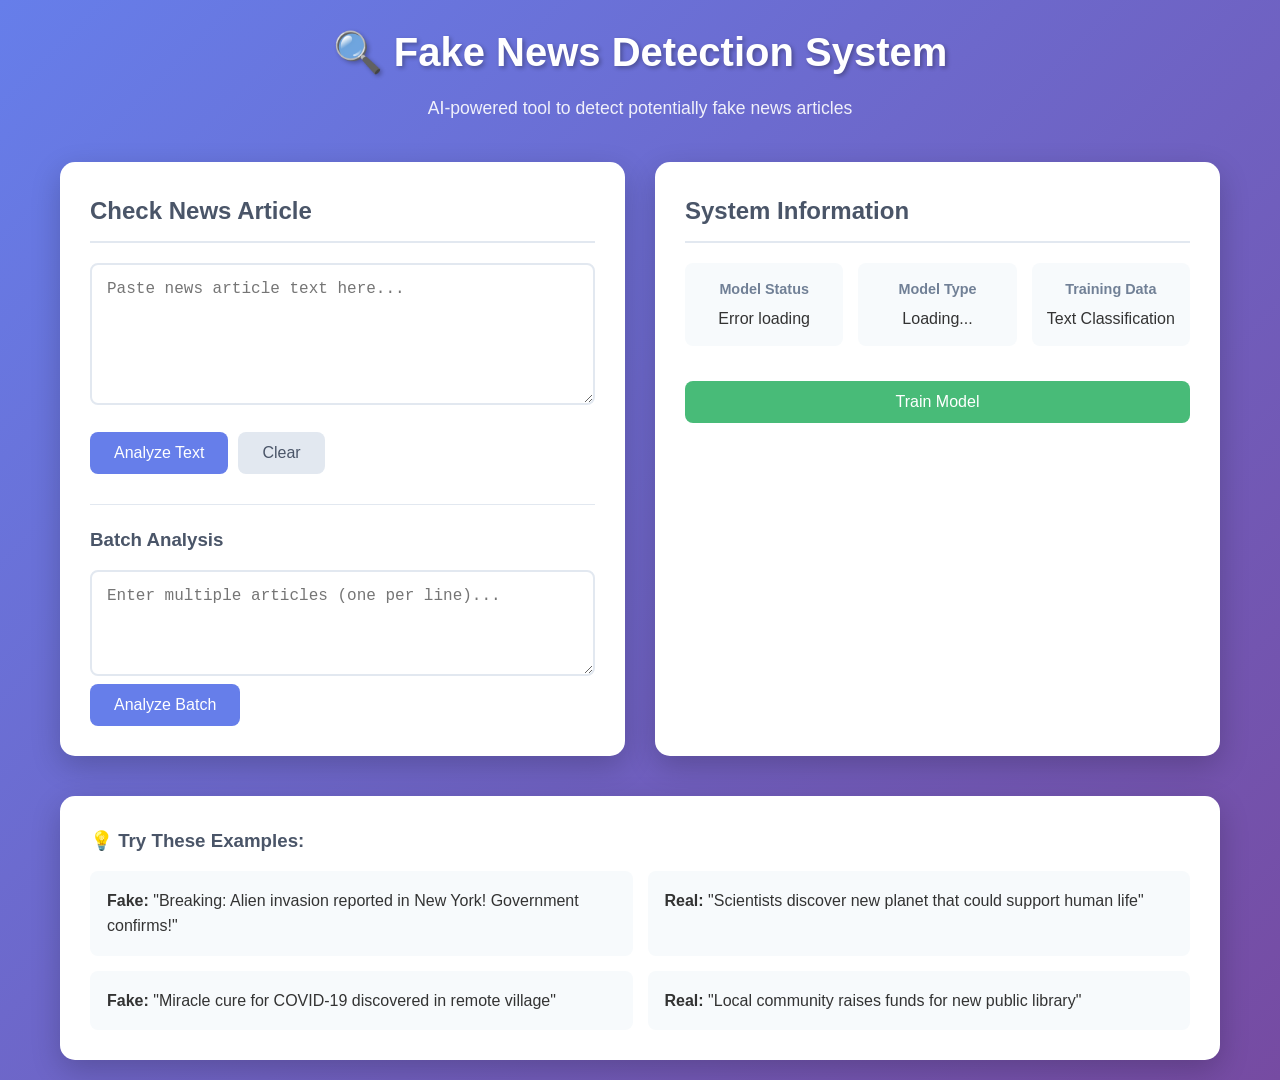
<file: frontend/index.html>
<!DOCTYPE html>
<html lang="en">
<head>
    <meta charset="UTF-8">
    <meta name="viewport" content="width=device-width, initial-scale=1.0">
    <title>Fake News Detection System</title>
    <link rel="stylesheet" href="styles.css">
</head>
<body>
    <div class="container">
        <header>
            <h1>🔍 Fake News Detection System</h1>
            <p>AI-powered tool to detect potentially fake news articles</p>
        </header>

        <div class="main-content">
            <div class="input-section">
                <h2>Check News Article</h2>
                <textarea
                    id="newsText"
                    placeholder="Paste news article text here..."
                    rows="6"
                ></textarea>

                <div class="button-group">
                    <button onclick="checkNews()" class="btn-primary">Analyze Text</button>
                    <button onclick="clearText()" class="btn-secondary">Clear</button>
                </div>

                <div class="batch-section">
                    <h3>Batch Analysis</h3>
                    <textarea
                        id="batchText"
                        placeholder="Enter multiple articles (one per line)..."
                        rows="4"
                    ></textarea>
                    <button onclick="checkBatchNews()" class="btn-primary">Analyze Batch</button>
                </div>
            </div>

            <div class="results-section" id="resultsSection" style="display: none;">
                <h2>Analysis Results</h2>
                <div id="results"></div>
            </div>

            <div class="stats-section">
                <h2>System Information</h2>
                <div class="stats-grid">
                    <div class="stat-card">
                        <h3>Model Status</h3>
                        <p id="modelStatus">Loading...</p>
                    </div>
                    <div class="stat-card">
                        <h3>Model Type</h3>
                        <p id="modelType">Loading...</p>
                    </div>
                    <div class="stat-card">
                        <h3>Training Data</h3>
                        <p>Text Classification</p>
                    </div>
                </div>
                <button onclick="trainModel()" class="btn-train">Train Model</button>
            </div>
        </div>

        <div class="examples-section">
            <h3>💡 Try These Examples:</h3>
            <div class="examples">
                <div class="example-card" onclick="loadExample(this)">
                    <p><strong>Fake:</strong> "Breaking: Alien invasion reported in New York! Government confirms!"</p>
                </div>
                <div class="example-card" onclick="loadExample(this)">
                    <p><strong>Real:</strong> "Scientists discover new planet that could support human life"</p>
                </div>
                <div class="example-card" onclick="loadExample(this)">
                    <p><strong>Fake:</strong> "Miracle cure for COVID-19 discovered in remote village"</p>
                </div>
                <div class="example-card" onclick="loadExample(this)">
                    <p><strong>Real:</strong> "Local community raises funds for new public library"</p>
                </div>
            </div>
        </div>
    </div>

    <script src="script.js"></script>
</body>
</html>
</file>
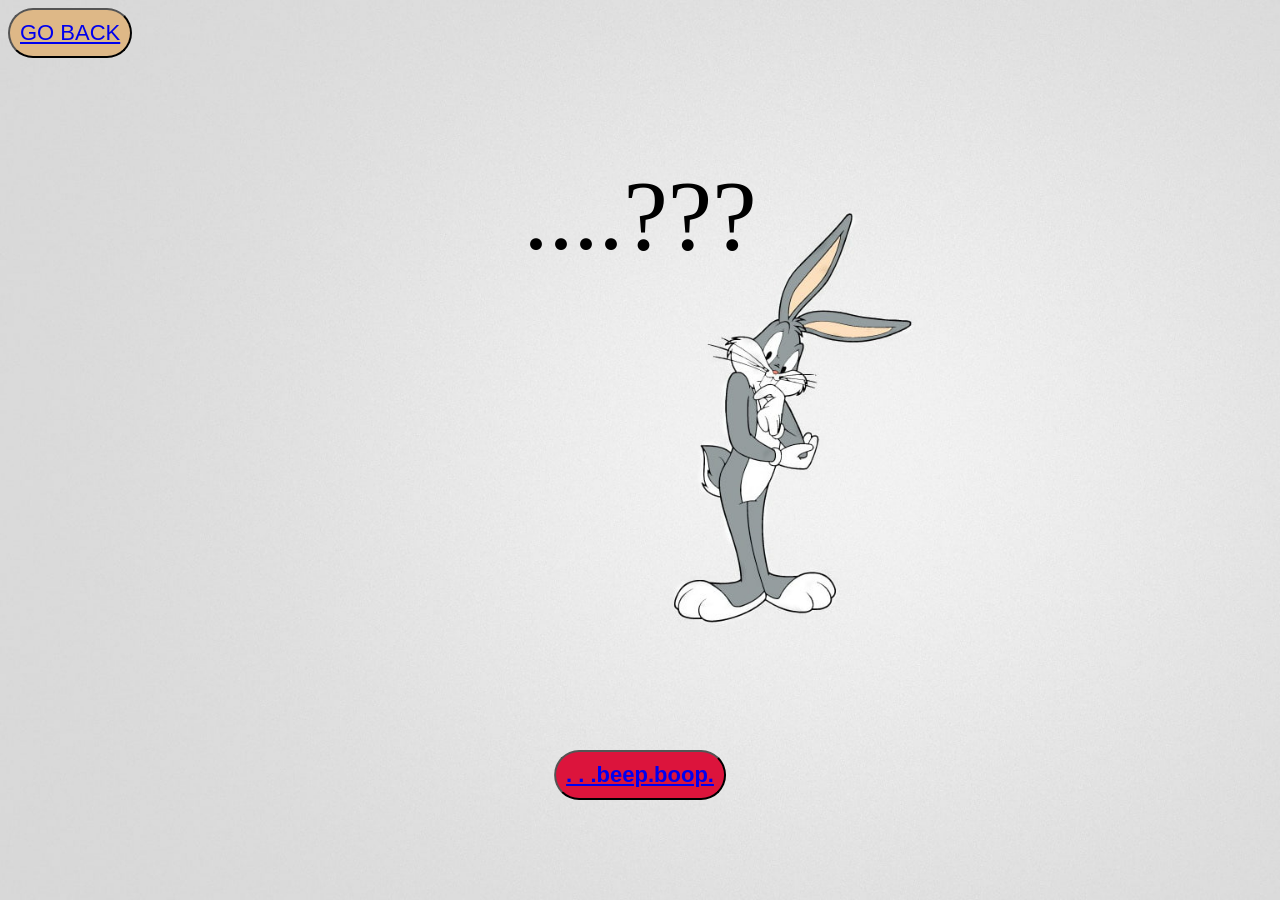
<file: project1 fundementals/index.html>
<!DOCTYPE html>
<html>
    <head>
        <title>BUNNYXDAVE</title>
        <style>
            body {
            background-image: url('bunnyxdave.jpg');
            background-repeat: no-repeat;
            background-attachment: fixed;
            background-size: cover;
            }

        </style>
        <body>
            <button style="padding:10px; background-color: burlywood; font-size: 22px; font-family: sans-serif;border-radius: 30px;
                 "><a href="basicproject1.html"> GO BACK</a></button>
            
            <p style="font-size:100px; text-align: center;">....???</p>
            
            <button style="padding:10px; background-color: crimson; font-size: 22px; font-family: sans-serif;border-radius: 30px;  position: absolute;
            bottom: 100px; 
            left: 50%; transform:translateX(-50%); color: black; font-weight: bold; " > <a href="https://www.instagram.com/bunnyxdave/">. . .beep.boop.</a> </button>
            
        </body >
    
    </head>
</html>
</file>
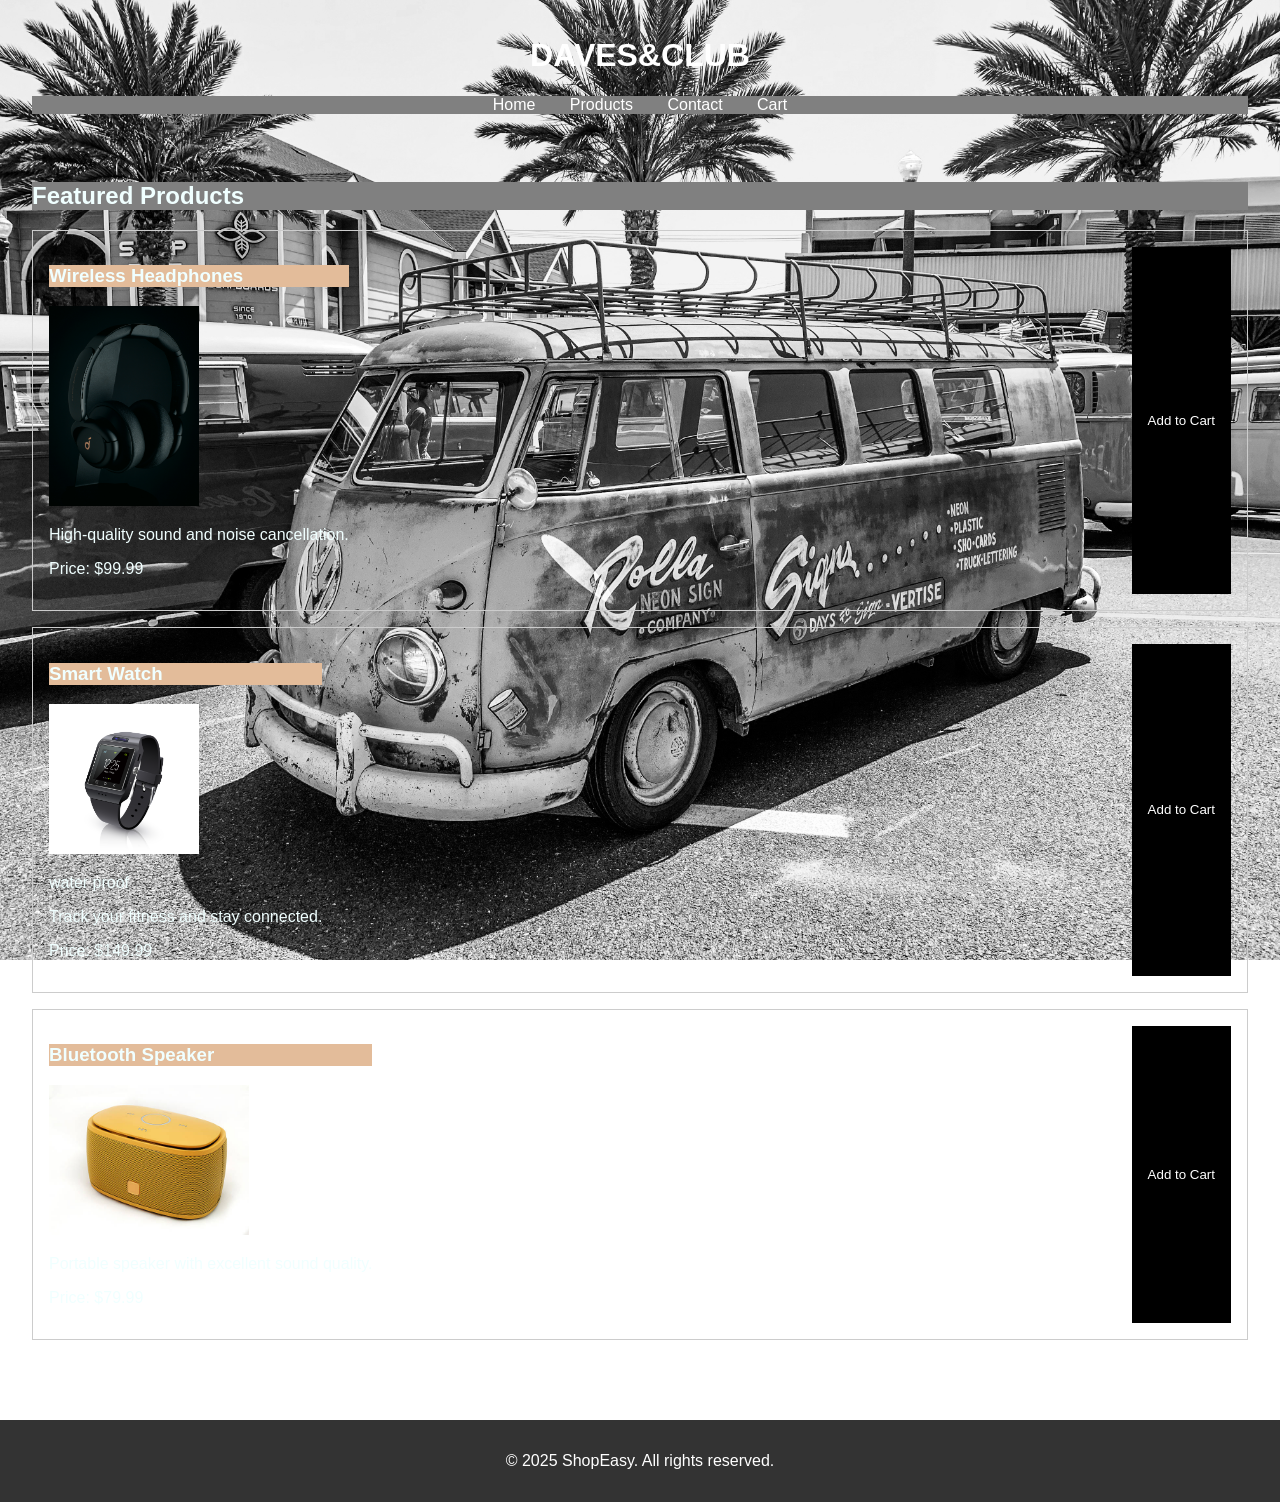
<file: daves draft0/new.html>
<!DOCTYPE html>
<html lang="en">
<head>
    <meta charset="UTF-8">
    <meta name="viewport" content="width=device-width, initial-scale=1.0">
    <title style="color: azure;"> <b>DAVES&CLUB</b> - CLASS ETHNICS</title>
    <style>
        body { 
            font-family: Arial, sans-serif; 
            margin: 0; 
            padding: 0; 
            background-image: url("background.jpg");
            background-repeat: no-repeat;
            background-attachment: fixed;
            background-size: cover;
        
        }
        header { border-color: #525553; color: white; padding: 1rem 2rem; text-align: center; }
        nav a { color: rgb(255, 255, 255); margin: 0 15px; text-decoration: navy; }
        .container { color :azure; padding: 2rem; }
        .product {color :azure; border: 1px solid #ccc; padding: 1rem; margin: 1rem 0; display: flex; justify-content: space-between; }
        .footer { background-color: #333; color: white; text-align: center; padding: 1rem 0; margin-top: 2rem; }
        button { background-color: #000000; color: white; border: none; padding: 0.5rem 1rem; cursor: pointer; }
    </style>
</head>
<body>

<header>
    <h1>DAVES&CLUB</h1>
    <nav style="background-color:gray;">
        
        <a href="#">Home</a>
        <a href="#">Products</a>
        <a href="#">Contact</a>
        <a href="#">Cart</a>
    </nav>
</header>

<div class="container">
    <h2 style="background-color:gray;">Featured Products </h2>
    
    <div class="product">
        <div>
            <h3 style="background-color:rgb(227,188,154);">Wireless Headphones</h3>
            <img src="headphone.jpg" width="150px" height="200px";>
            <p>High-quality sound and noise cancellation.</p>
            <p>Price: $99.99</p>
        </div>
        <button>Add to Cart</button>
    </div>
    
    <div class="product">
        <div>
            <h3 style="background-color:rgb(227,188,154)";>Smart Watch</h3>
            <img src="smartwatch.jpg" width="150px"; height="150px";>
                <p>water proof</p>
            <p>Track your fitness and stay connected.</p>
            <p>Price: $149.99</p>
        </div>
        <button>Add to Cart</button>
    </div>

    <div class="product">
        <div>
            <h3 style="background-color:rgb(227,188,154);">Bluetooth Speaker</h3>
            <img src="wirelessspeaker.jpg" width="200px" height="150px";>
            <p>Portable speaker with excellent sound quality.</p>
            <p>Price: $79.99</p>
        </div>
        <button>Add to Cart</button>
    </div>
</div>

<footer class="footer">
    <p>&copy; 2025 ShopEasy. All rights reserved.</p>
</footer>

</body>
</html>
</file>
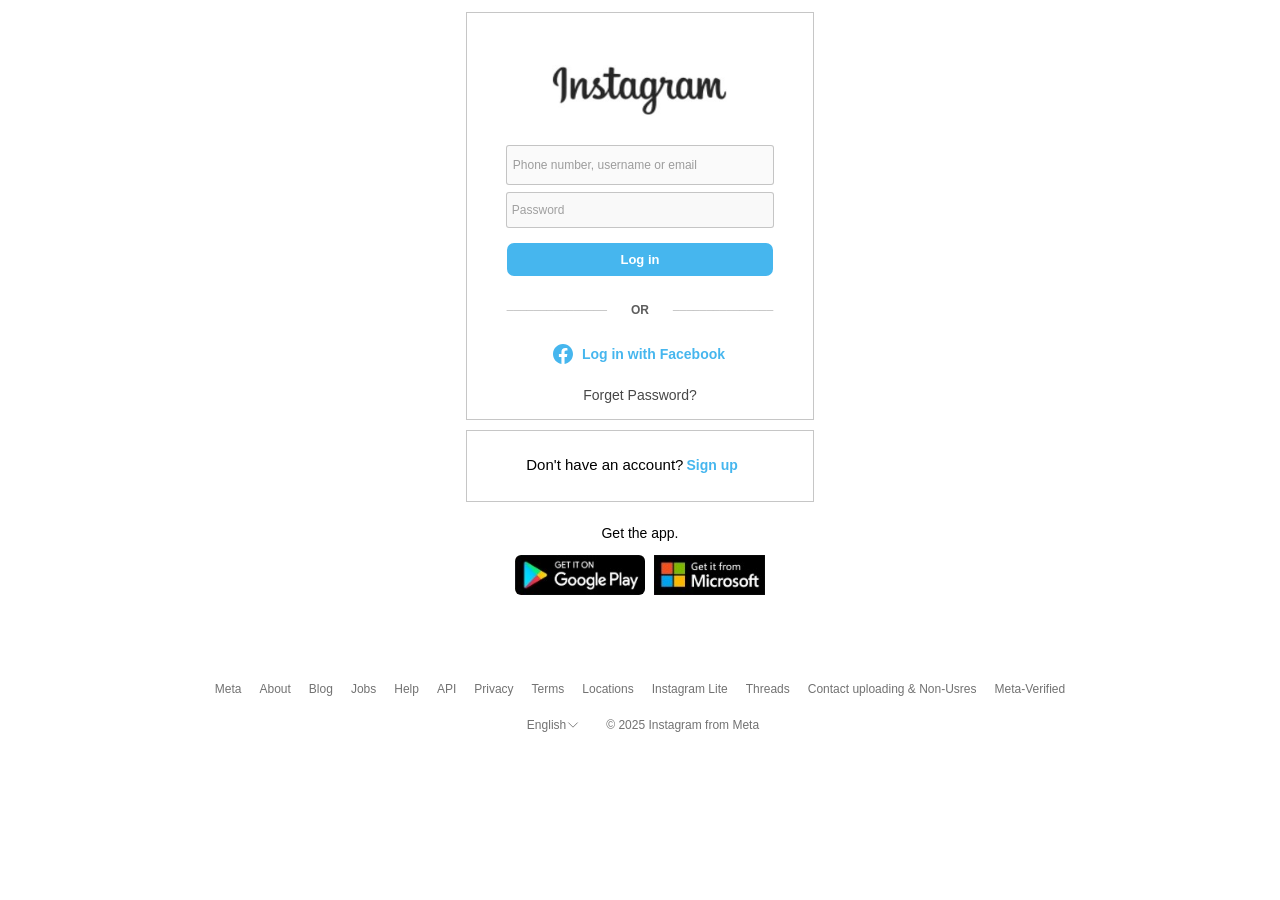
<file: insta clone2/instagram.html>
<!DOCTYPE html>
<html lang="en">
<head>
    <meta charset="UTF-8">
    <link rel="stylesheet" href="insta.css">
    <!-- <meta name="viewport" content="width=device-width, initial-scale=1.0"> -->
    <title>Login . Instagram</title>
</head>
<body>
    <div class="grid">

        <section class="login-box">
            <div class="img1">
                <img src="instagram.jpeg">
            </div>
            <div class="box1">
                <p class="id">Phone number, username or email</p>
                <p class="pwd">Password</p>
                
        </div>
        
        <button class="login">Log in</button>
        <div class="or-box">

            <p class="line">_______________</p>
            <p class="or">OR</p>
            <p class="line">_______________</p>
        </div>
        <div class="fb">
            <svg xmlns="http://www.w3.org/2000/svg" width="20" height="20" fill="currentColor" class="bi" viewBox="0 0 16 16">
                <path d="M16 8.049c0-4.446-3.582-8.05-8-8.05C3.58 0-.002 3.603-.002 8.05c0 4.017 2.926 7.347 6.75 7.951v-5.625h-2.03V8.05H6.75V6.275c0-2.017 1.195-3.131 3.022-3.131.876 0 1.791.157 1.791.157v1.98h-1.009c-.993 0-1.303.621-1.303 1.258v1.51h2.218l-.354 2.326H9.25V16c3.824-.604 6.75-3.934 6.75-7.951"/>
              </svg>
            <a href="https://www.facebook.com/login.php?next=https%3A%2F%2Fwww.facebook.com%2Foidc%2F%3Fapp_id%3D124024574287414%26redirect_uri%3Dhttps%253A%252F%252Fwww.instagram.com%252Faccounts%252Fsignupviafb%252F%26response_type%3Dcode%26scope%3Dopenid%2Bemail%2Bprofile%2Blinking%26state%[base64]" class="fbtxt">Log in with Facebook</a>
        </div>

            <a class="fgt" href="#">Forget Password?</a>
        
    </section>
    
    <div class="box2">
        <p>Don't have an account?</p>
        <a href="https://www.instagram.com/accounts/emailsignup/?hl=en" class="sign">Sign up</a>

    </div>
    
    
    <aside>
       <p class="get"> Get the app. </p>
       <div class="store">

           <img class="pic1" src="playstore.jpeg">
           <img class="pic2" src="microsoft.jpeg">
        </div>
        
        
    </aside>
  </div>


    <footer>
        <!-- meta about blog jobs help api provacy terms locations instgramlite threads contactuploading & nonusers meta verified -->
         <!-- english button c 2025 from meta -->
          <div class="final">

              <div class="f1">
                  <a  href="#">Meta</a>
                  <a href="#">About</a>
                  <a href="#">Blog</a>
                  <a href="#">Jobs</a>
                  <a href="#">Help</a>
                  <a href="#">API</a>
                  <a href="#">Privacy</a>
                  <a href="#">Terms</a>
                  <a href="#">Locations</a>
                  <a href="#">Instagram Lite</a>
                  <a href="#">Threads</a>
                  <a href="#">Contact uploading & Non-Usres</a>
                  <a href="#">Meta-Verified</a>
                </div>
                
                <div class="f2">
                    <button>English<svg xmlns="http://www.w3.org/2000/svg" fill="none" viewBox="0 0 24 24" stroke-width="1.5" stroke="currentColor" class="dwn">
                        <path stroke-linecap="round" stroke-linejoin="round" d="m19.5 8.25-7.5 7.5-7.5-7.5" />
                    </svg>
                </button>
                <p>&copy; 2025 Instagram from Meta</p>
            </div> 
        </div>
</footer>

    
</body>
</html>
</file>
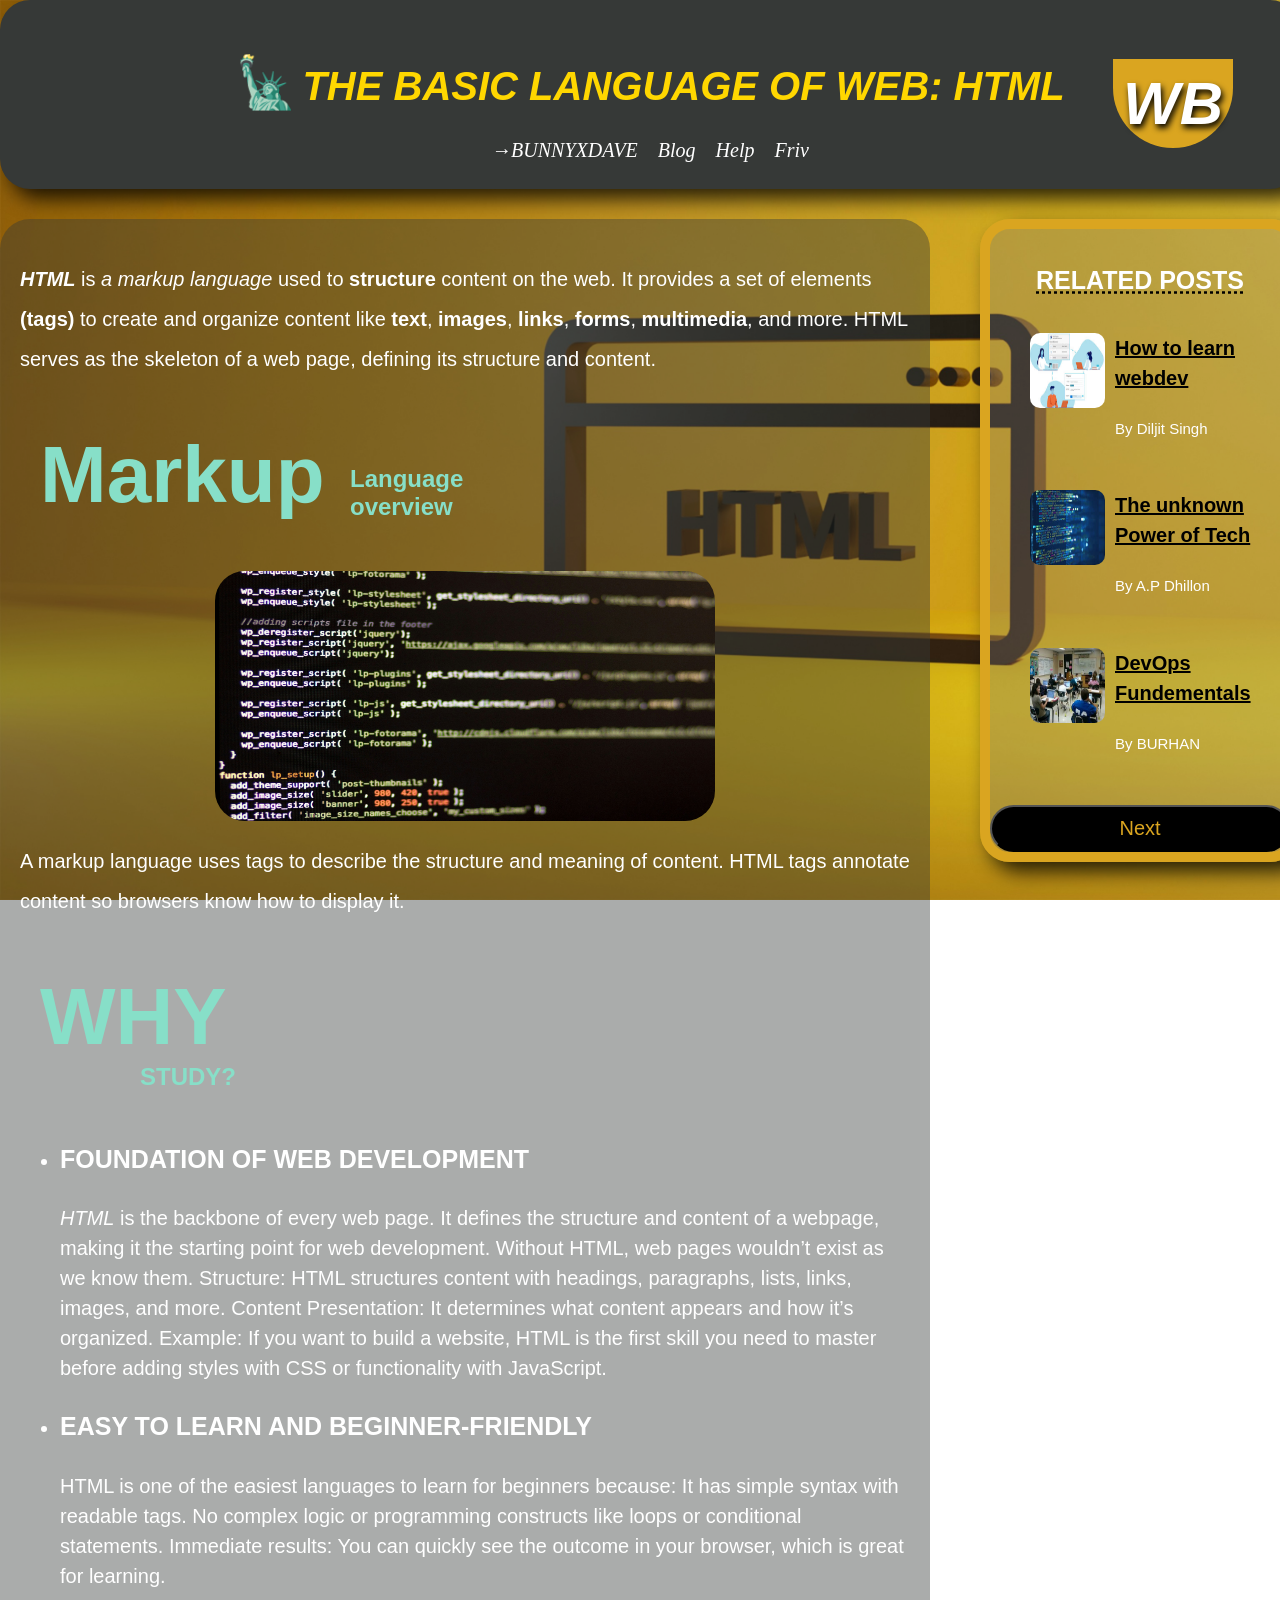
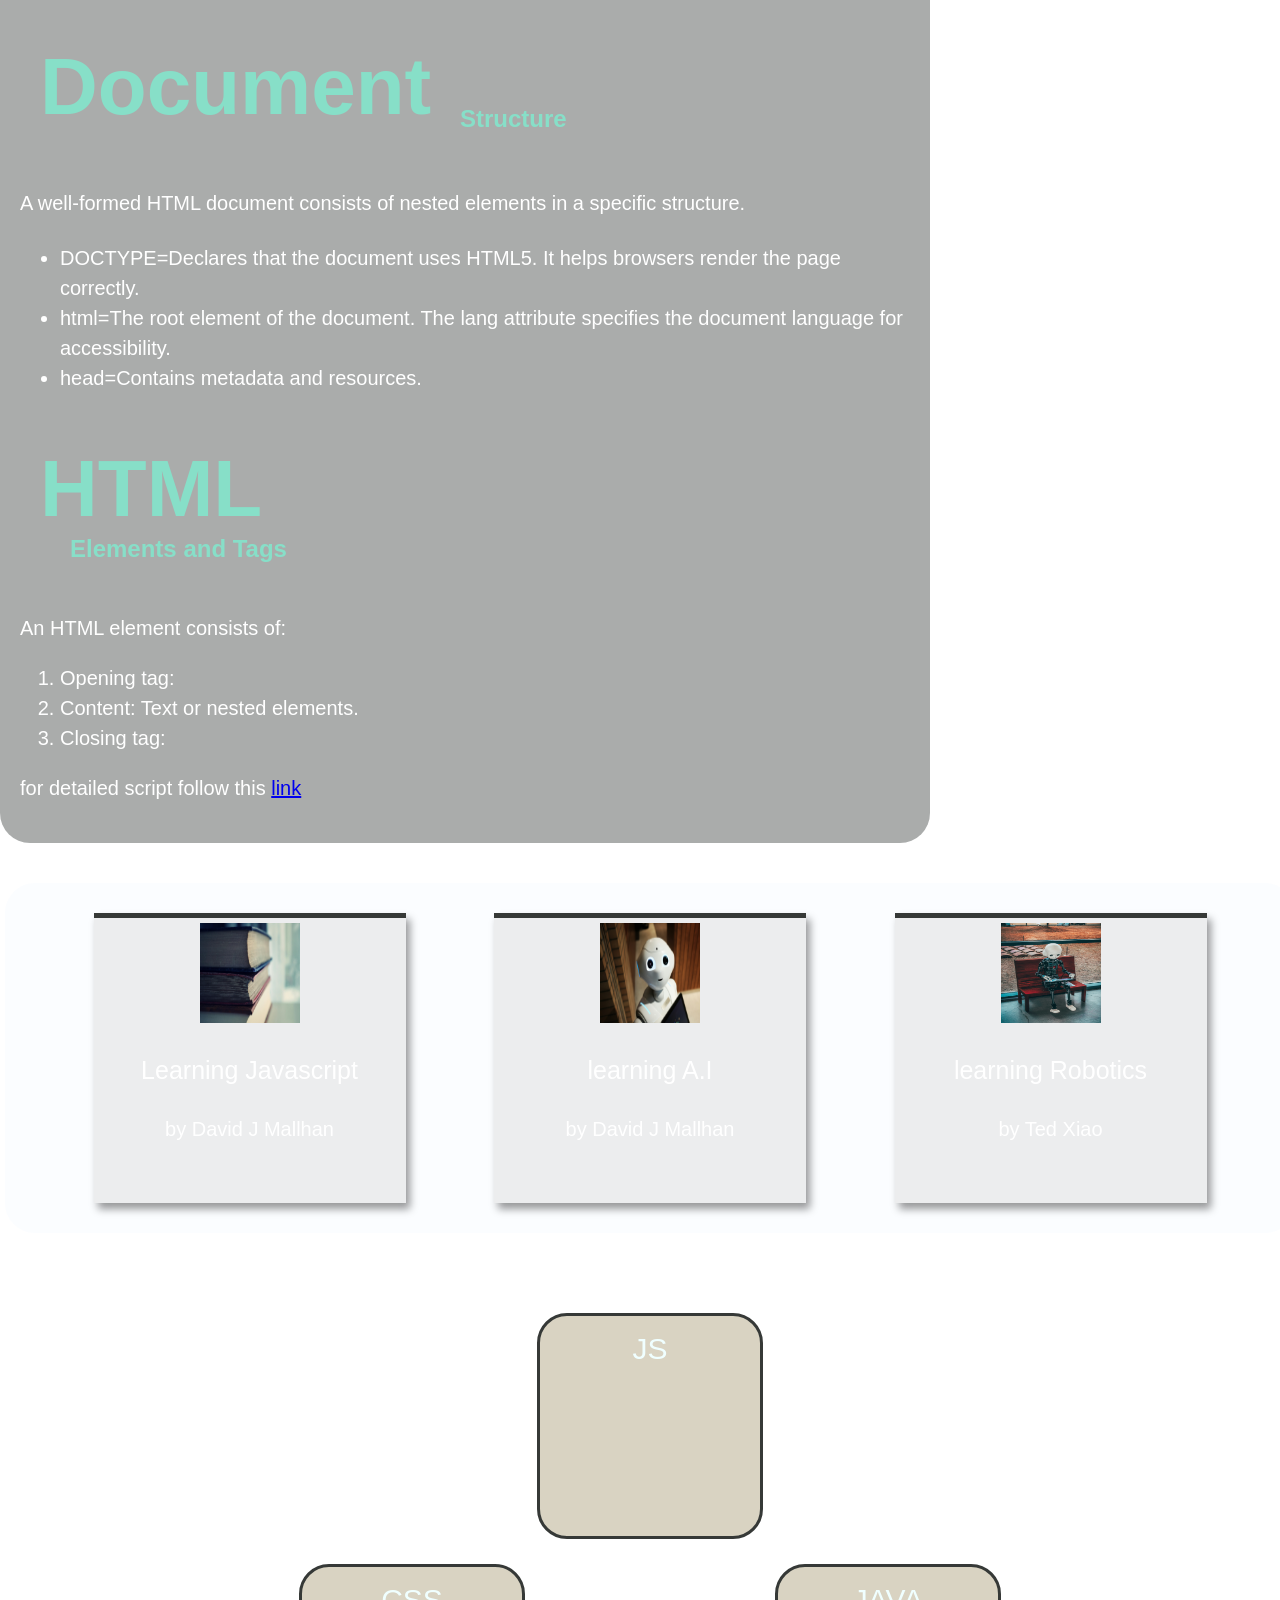
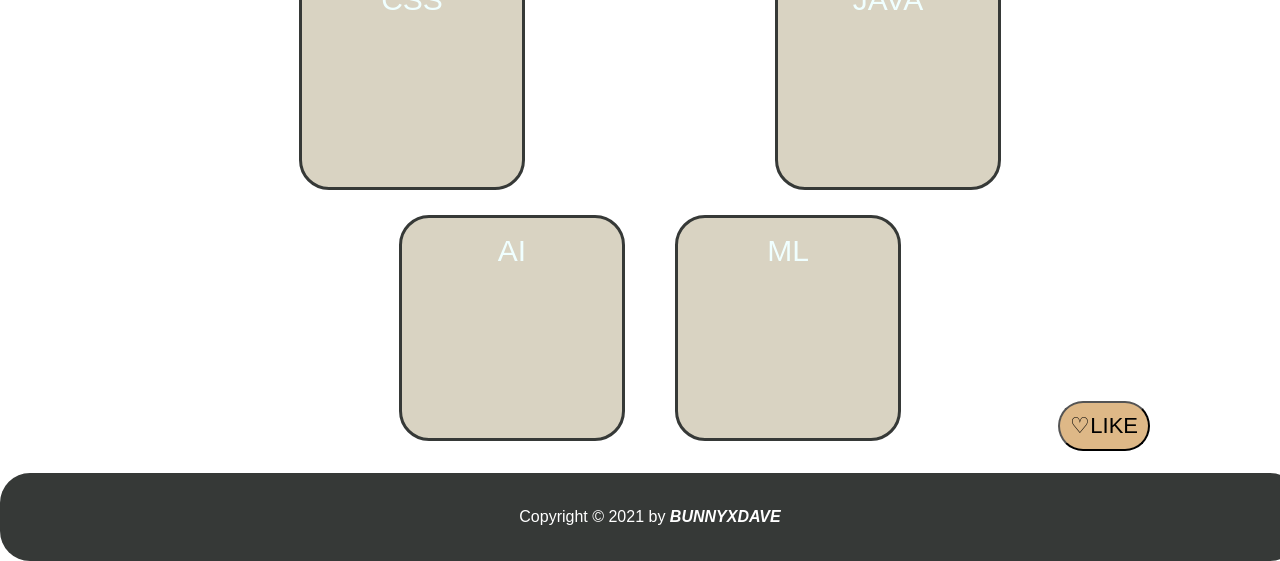
<file: project1 fundementals/basicproject1.html>
<!DOCTYPE html>
<html>
    <head>
     <link href="style.css" rel="stylesheet">
     
    </link>

    <title>
            The basic Language of WEB: HTML
        </title>

        <body>
            <div class="container">
                
            <header>
            <h1>&#128509;THE BASIC LANGUAGE OF WEB: HTML</h1>
            <nav class="nav">
                <a href="index.html" class="bunny"> &rarr;BUNNYXDAVE</a>
                <a href="index.html" class="bunny"> Blog</a>
              <a herf="index.html" class="bunny"> Help</a>
              <a href="https://www.friv.com/" target="_blank" class="bunny"> Friv</a>
            </nav>
        </header>
        

            <article>
                <div class="back" style="background-color:#3639376b; border-radius: 30px;padding: 20px; margin-bottom: 40px; margin-top: 10px; width: 890px">
                <p style="line-height: 2;"><em><b>HTML</b></em> is <i>a markup language</i> used to <b>structure</b> content on the web. It provides a set of elements <b>(tags)</b> to create and organize content like <b>text</b>, <b>images</b>, <b>links</b>, <b>forms</b>, <b>multimedia</b>, and more. HTML serves as the skeleton of a web page, defining its structure and content.</p>
                
                
                <h2 class="h2"> <div class="big">Markup</div> Language overview</h2>
                <img src="img2 html.jpg" alt="html" class="img2">
            <p  style="line-height: 2;">A markup language uses tags to describe the structure and meaning of content. HTML tags annotate content so browsers know how to display it.</p>
            <h2 class="h2"> <div class="big">WHY</div> <div class="std"> STUDY?</div></h2>
            <ul  >
                <p  style="line-height: 2;"><li> <h3>Foundation of Web Development</h3>
                    
                <i>HTML</i> is the backbone of every web page. It defines the structure and content of a webpage, making it the starting point for web development. Without HTML, web pages wouldn’t exist as we know them.
                
                Structure: HTML structures content with headings, paragraphs, lists, links, images, and more.
                Content Presentation: It determines what content appears and how it’s organized.
                Example: If you want to build a website, HTML is the first skill you need to master before adding styles with CSS or functionality with JavaScript.
                </li>
            </p>
            <li><h3> Easy to Learn and Beginner-Friendly</h3>
                HTML is one of the easiest languages to learn for beginners because:
                
                It has simple syntax with readable tags.
                No complex logic or programming constructs like loops or conditional statements.
                    Immediate results: You can quickly see the outcome in your browser, which is great for learning. </li></ul>
                    
                    <h2 class="h2">  <div class="big">Document</div> <div class="strtc"> Structure</div> </h2>
            <p  style="line-height: 2;">A well-formed HTML document consists of nested elements in a specific structure.</p>
               <ul>
            <li>DOCTYPE=Declares that the document uses HTML5. It helps browsers render the page correctly.</li>
            <li>html=The root element of the document. The lang attribute specifies the document language for accessibility.</li>
            <li>head=Contains metadata and resources.</li>

            </ul>  
            
            <h2 class="h2"> <div class="big">HTML</div> <div class="et"> Elements and Tags</div></h2>
            <p>An HTML element consists of:
                <ol>
                    <li>Opening tag: <element></li>
                    <li>Content: Text or nested elements.</li>
                    <li>Closing tag: </element></li>
                </ol></p>
                <p>for detailed script follow this
                    <a href="https://giphy.com/gifs/looneytunes-confused-bye-58FDuiRsLPfmpd1U6X" target="_blank">link</a>
                </p>
                </div>
                </article>
                
                <aside >
                    <h4>Related Posts</h4>
                    <ul class="related">
                        <li ><img class="relimg" src="related/related1.jpg" width="75"; height="75"> <a class="lin1" href="https://youtube.com/shorts/0nPosxKQZtA?si=Njj4UH2rqYFCZSED">How to learn webdev</a>
                             <p class="related-author">By Diljit Singh</p>  </li>
                             <li ><img class="relimg" src="related/related2.jpg" width="75"; height="75"> <a class="lin1" href="flexbox.html">The unknown Power of Tech</a>
                            <p class="related-author">By A.P Dhillon</p>  </li>
                         <li><img class="relimg"src="related/related3.jpg" width="75"; height="75"> <a class="lin1" href="https://www.google.com/imgres?q=bugs%20bunny%20no%20pic&imgurl=https%3A%2F%2Fen.meming.world%2Fimages%2Fen%2F1%2F1d%2FCreating_Bugs_Bunny%2527s_%2522No%2522.jpg&imgrefurl=https%3A%2F%2Fen.meming.world%2Fwiki%2FBugs_Bunny%2527s_%2522No%2522&docid=ZlfW9uihyDmROM&tbnid=IzmrfgtOZtvk0M&vet=12ahUKEwilvIfQ_pqMAxVzdPUHHTp8O9MQM3oECBIQAA..i&w=700&h=686&hcb=2&ved=2ahUKEwilvIfQ_pqMAxVzdPUHHTp8O9MQM3oECBIQAA">DevOps Fundementals</a>
                                <p class="related-author">By BURHAN</p>  </li>
                            </ul>
                    
                            <button class="next">Next</button>
                      
                        
                    </aside>
                
            <div class="extra-link">
                <div class="javascript">
                    <img src="img-001 (1).jpg" height="100px" width="100px">
                 <a  style="text-decoration:none" href="https://www.google.com/url?sa=t&rct=j&q=&esrc=s&source=video&cd=&cad=rja&uact=8&ved=2ahUKEwjL376I5qWMAxUEzDgGHUItKVUQtwJ6BAgOEAI&url=https%3A%2F%2Fwww.youtube.com%2Fwatch%3Fv%3D5TPbDCPTdv8&usg=AOvVaw329xfTGB8thObQyRhC0xUp&opi=89978449"><p class="sir">Learning Javascript</p></a>
                 <p >by David J Mallhan</p>
                
                </div>
                
                <div class="AI">
                    <img  src="img-001 (2).jpg" height="100px" width="100px">
                    <a  style="text-decoration:none" href="https://www.google.com/url?sa=t&rct=j&q=&esrc=s&source=video&cd=&cad=rja&uact=8&ved=2ahUKEwjRvfnc6KWMAxUWV2wGHX7WF5AQtwJ6BAgREAI&url=https%3A%2F%2Fwww.youtube.com%2Fwatch%3Fv%3DggshaJcOc6Y&usg=AOvVaw3UOxdJyoX9F8wewQBBR1yu&opi=89978449"><p class="sir" >learning A.I</p></a>
                    <p >by David J Mallhan</p>
                </div> 

                <div class="robotics">
                    <img src="img-001 (3).jpg" height="100px" width="100px">
                    <a style="text-decoration:none" href="https://www.google.com/url?sa=t&rct=j&q=&esrc=s&source=video&cd=&ved=2ahUKEwilrI386aWMAxXVUGwGHbX_DfQQtwJ6BAgXEAI&url=https%3A%2F%2Fwww.youtube.com%2Fwatch%3Fv%3Dct4tdyyNDY4&usg=AOvVaw3Wy2y9YtQoXvfn6pgITD1u&opi=89978449"><p class="sir">learning Robotics</p></a>
                    <p >by Ted Xiao</p>
                </div> 
                
                
                
                
                
                
            </div>



            <div class ="grid">
               <p class="ht">  <a style="text-decoration:none; color: azure;" href="https://www.google.com/url?sa=t&rct=j&q=&esrc=s&source=web&cd=&cad=rja&uact=8&ved=2ahUKEwj7yNyOrKiMAxVUR2cHHfkGGFkQFnoECAwQAQ&url=https%3A%2F%2Fwww.w3schools.com%2Fjs%2F&usg=AOvVaw0InYy1JO9V7729n-hfV1ti&opi=89978449">JS</a> </p>
                     <p class="cs"> <a style="text-decoration:none; color:azure" href="https://www.w3schools.com/css/">CSS</a></p>
                        <p class="jv"> <a style="text-decoration:none;color: azure;" href="https://www.google.com/url?sa=t&rct=j&q=&esrc=s&source=web&cd=&cad=rja&uact=8&ved=2ahUKEwjOvIfvrKiMAxVD4jgGHST2DTwQFnoECAsQAQ&url=https%3A%2F%2Fwww.w3schools.com%2Fjava%2F&usg=AOvVaw18CLQA585MA_K-bbugfzKc&opi=89978449">JAVA</a></p>
                            <p class="arti">  <a style="text-decoration:none;color:azure" href="https://www.google.com/url?sa=t&rct=j&q=&esrc=s&source=web&cd=&cad=rja&uact=8&ved=2ahUKEwim0ayUraiMAxV9wjgGHV-QM24QFnoECBkQAQ&url=https%3A%2F%2Fwww.w3schools.com%2Ftraining%2Faws%2Fintroduction-to-artificial-intelligence.php&usg=AOvVaw2eOzrm_jcY94gBCsy0jmyt&opi=89978449">AI</a> </p>
                                <p class="ml"> <a style="text-decoration:none;color:azure" href="https://www.google.com/url?sa=t&rct=j&q=&esrc=s&source=web&cd=&cad=rja&uact=8&ved=2ahUKEwim0ayUraiMAxV9wjgGHV-QM24QFnoECBYQAQ&url=https%3A%2F%2Fwww.w3schools.com%2Fai%2F&usg=AOvVaw0vrYDnl2c3RpdbYlPSgcte&opi=89978449"> ML</a></p>
            </div>
        </div>
            
            <footer>
                   <p> Copyright &copy; 2021 by <strong><em>BUNNYXDAVE</em></strong> </p>
                </footer>
                
                
            <button class="like">♡LIKE</button>
        </body>
    </head>
    </html>
</file>
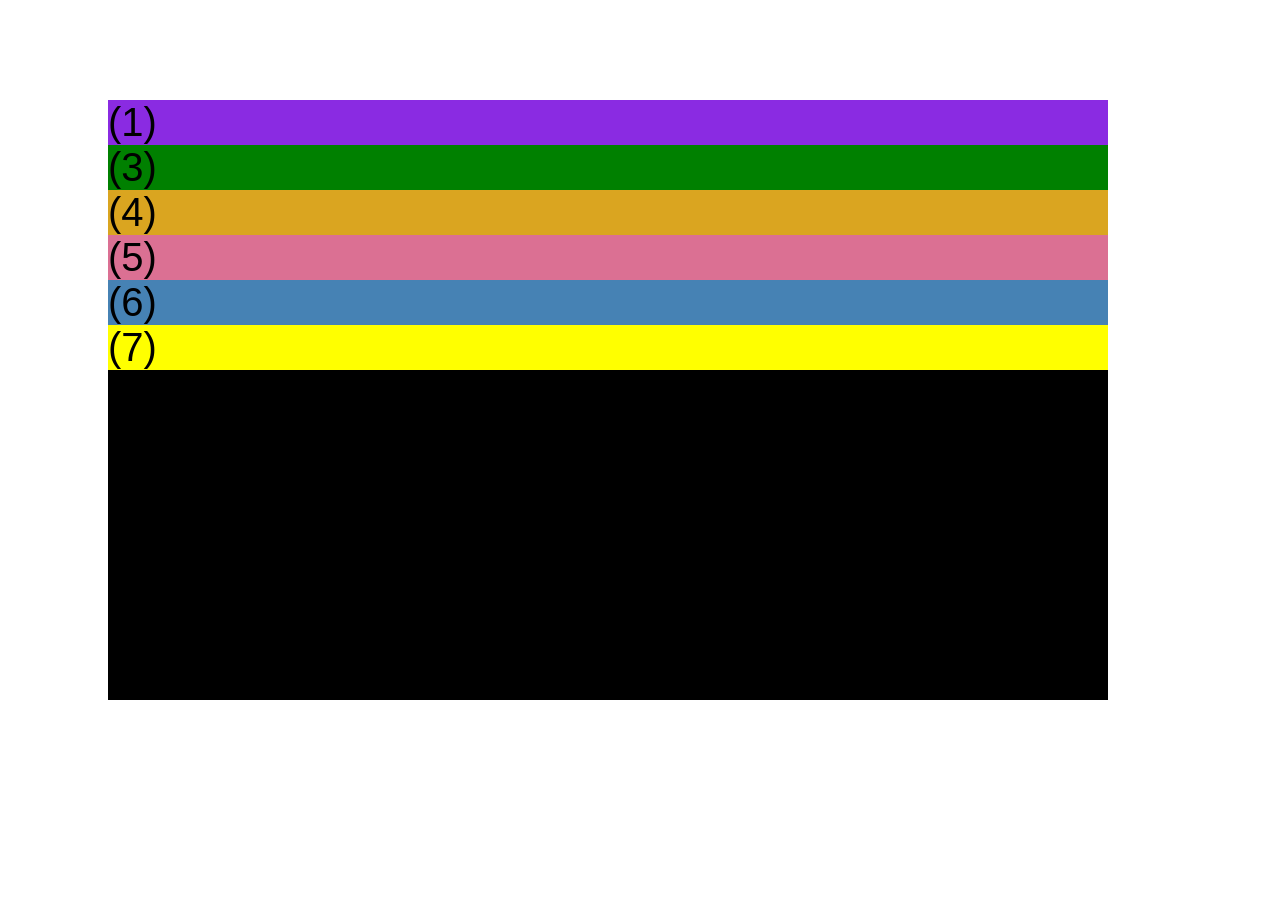
<file: project1 fundementals/css-grid.html>
<!DOCTYPE html>
<html lang="en">
  <head>
    <meta charset="UTF-8" />
    <meta http-equiv="X-UA-Compatible" content="IE=edge" />
    <meta name="viewport" content="width=device-width, initial-scale=1.0" />
    <title>CSS Grid</title>
    <style>
      .el--1 {
        background-color: blueviolet;
        grid-column: 3/5;
      }
      .el--2 {
        background-color: orangered;
        grid-column: 1/2;
      }
      .el--3 {
        background-color: green;
        /* height: 150px; */
        grid-column: 1/3;
        grid-row: 1/2;
      }
      .el--4 {
        background-color: goldenrod;
      }
      .el--5 {
        background-color: palevioletred;
      }
      .el--6 {
        background-color: steelblue;
      }
      .el--7 {
        background-color: yellow;
        grid-column: 1/3; 
      }
      .el--8 {
        background-color: crimson;
        grid-column: 3/5;
      }

      .container--1 {
        /* STARTER */
        display: none;
        font-family: sans-serif;
        background-color: #ddd;
        font-size: 40px;
        margin: 40px;
        text-align: center;
        height: 500px;
        padding: 20px;
        /* align-content: center; */
        /* display: grid; */
        /* height: auto; */
       grid-template-columns: repeat(4, 1fr);
       grid-template-rows:  repeat(2, 1fr);
       column-gap: 30px; 
       row-gap: 30px;
        /* CSS GRID */
      }

      .container--2 {
        /* STARTER */
        font-family: sans-serif;
        background-color: black;
        font-size: 40px;
        margin: 100px;

        width: 1000px;
        height: 600px;

        /* CSS GRID */
      }
    </style>
  </head>
  <body>
    <div class="container--1">
      <div class="el el--1" style="display: grid; align-content: center;">(1) HTML</div>
      <div class="el el--2" style="display: grid; align-content: center;">(2) and</div>
      <div class="el el--3"style="display: grid; align-content: center;"" >(3) CSS</div>
      <div class="el el--4"style="display: grid; align-content: center;"">(4) are</div>
      <div class="el el--5">(5) amazing</div>
      <div class="el el--6">(6) languages</div>
      <div class="el el--7">(7) to</div>
      <div class="el el--8">(8) learn</div>
    </div>

    <div class="container--2">
      <div class="el el--1">(1)</div>
      <div class="el el--3">(3)</div>
      <div class="el el--4">(4)</div>
      <div class="el el--5">(5)</div>
      <div class="el el--6">(6)</div>
      <div class="el el--7">(7)</div>
     </div>  
  </body>
</html>
</file>
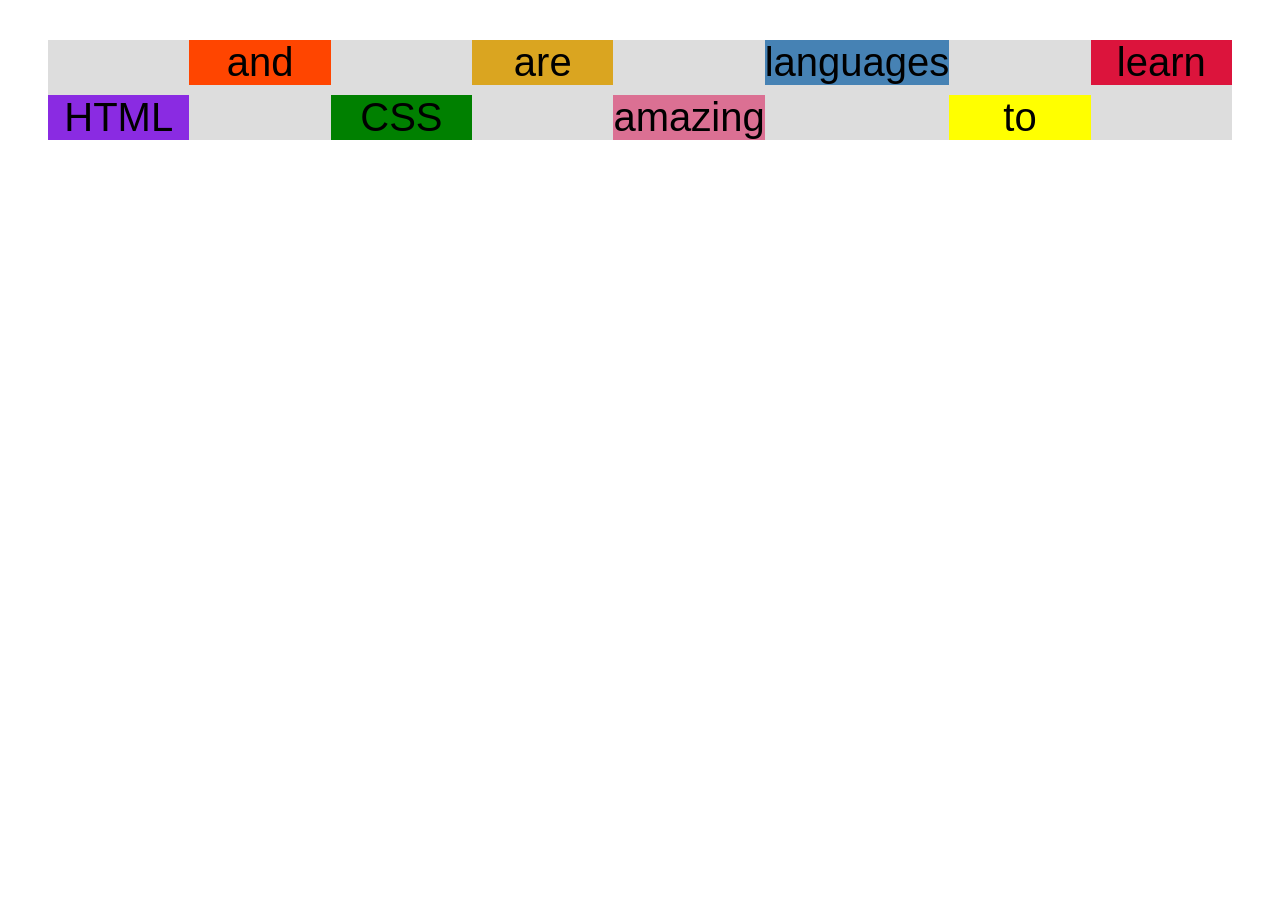
<file: project1 fundementals/flexbox.html>
<!DOCTYPE html>
<html lang="en">
  <head>
    <meta charset="UTF-8" />
    <meta http-equiv="X-UA-Compatible" content="IE=edge" />
    <meta name="viewport" content="width=device-width, initial-scale=1.0" />
    <title>Flexbox</title>
    <style>
      .el--1 {
        background-color: blueviolet;
      }
      .el--2 {
        background-color: orangered;
      }
      .el--3 {
        background-color: green;
      /*  height: 150px;*/
      }
      .el--4 {
        background-color: goldenrod;
      }
      .el--5 {
        background-color: palevioletred;
      }
      .el--6 {
        background-color: steelblue;
      }
      .el--7 {
        background-color: yellow;
      }
      .el--8 {
        background-color: crimson;
      }

      .container {
        /* STARTER */
        font-family: sans-serif;
        background-color: #ddd;
        font-size: 40px;
        margin: 40px;
        display: flex;
        justify-content: center;
        align-items: center;
        height:100px;
        /* flex-basis: 200px; */
        /* gap: 20px;  */
        .el{
          flex:1;
        }

        .el--1{
          text-align: center;
          align-self: flex-end;
            /* align-self: stretch; */}
        .el--2{text-align: center; align-self: flex-start;}   
        
        
        .el--3{text-align: center;
          
          align-self: flex-end;
          /* align-self: stretch; */
          
        }
        .el--4{text-align: center; align-self: flex-start;} 
        .el--5{text-align: center;
          
          align-self: flex-end;
          /* align-self: stretch; */
          
        }
        .el--6{text-align: center;align-self: flex-start;} 
        .el--7{text-align: center;
          
          align-self: flex-end;
          /* align-self: stretch; */
          
        }
        .el--8{text-align: center;align-self: flex-start;} 
        

        /* FLEXBOX */
      }
    </style>
  </head>
  <body>
    <div class="container">
      <div class="el el--1">HTML</div>
      <div class="el el--2">and</div>
      <div class="el el--3">CSS</div>
      <div class="el el--4">are</div>
      <div class="el el--5">amazing</div>
      <div class="el el--6">languages</div>
      <div class="el el--7">to</div>
      <div class="el el--8">learn</div>
    </div>
  </body>
</html>
</file>
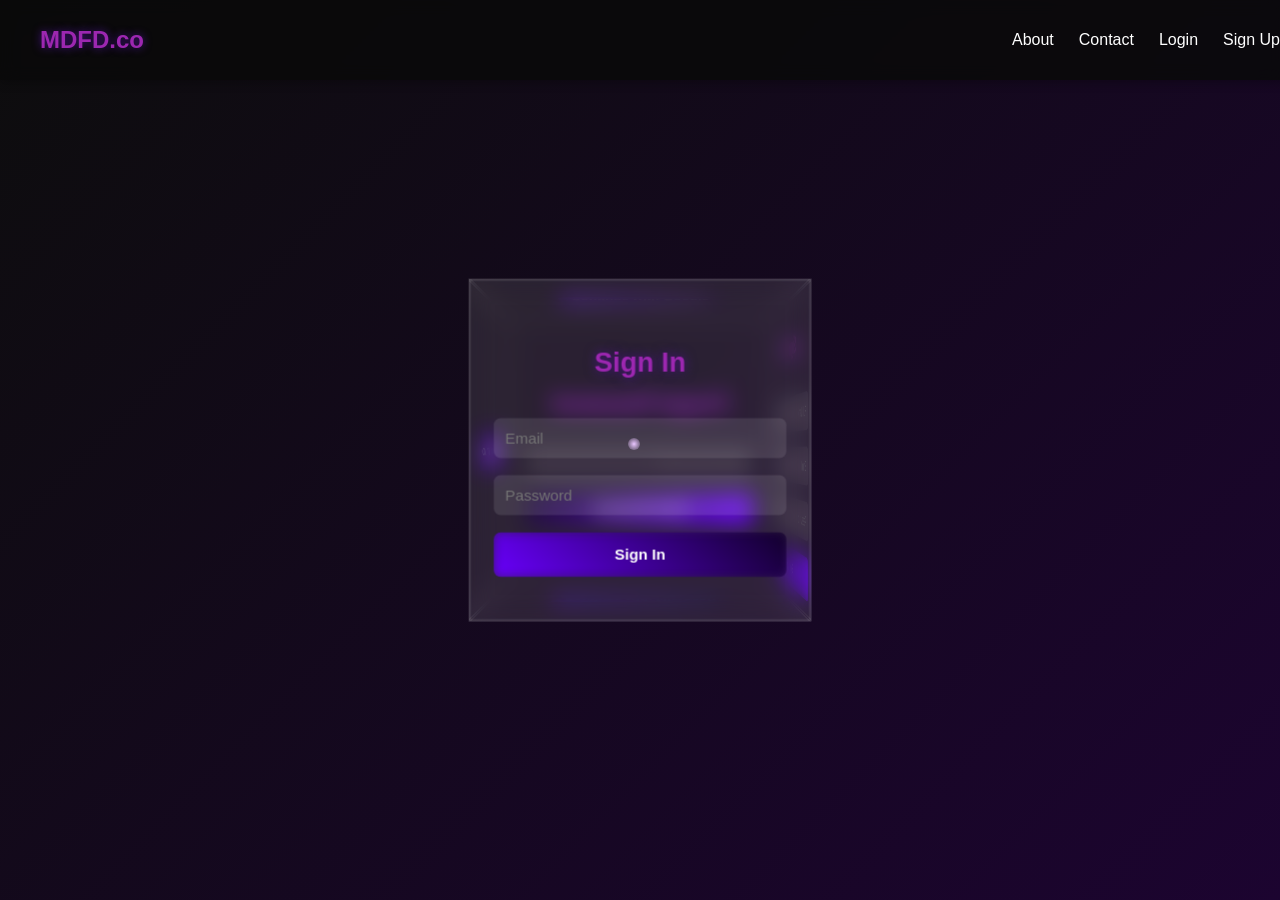
<file: sign-in/signin.html>
<!DOCTYPE html>
<html lang="en">
<head>
  <meta charset="UTF-8">
  <title>3D Cube Authentication</title>
  <link rel="stylesheet" href="signin.css">
</head>
<body>
<nav class="navbar">
  <div class="logo">MDFD.co</div>
  <ul class="nav-links">
    <li><a href="#">About</a></li>
    <li><a href="#">Contact</a></li>
    <li><a href="#front">Login</a></li>
    <li><a href="#right">Sign Up</a></li>
  </ul>
</nav>

  <div class="scene" id="scene">
    <div class="cube" id="cube">

      <!-- FRONT: Sign In -->
      <div class="face front" id="front">
        <form class="auth-form">
          <h2>Sign In</h2>
          <input type="email" placeholder="Email" required>
          <input type="password" placeholder="Password" required>
          <button type="submit" class="btn">Sign In</button>
        </form>
      </div>

      <!-- RIGHT: Sign Up -->
      <div class="face right" id="right">
        <form class="auth-form">
          <h2>Sign Up</h2>
          <input type="text" placeholder="Full Name" required>
          <input type="email" placeholder="Email" required>
          <input type="password" placeholder="Password" required>
          <button type="submit" class="btn">Sign Up</button>
        </form>
      </div>

      <!-- TOP: Google -->
      <div class="face top">
        <button class="btn google">Continue with Google</button>
      </div>

      <!-- BOTTOM: Microsoft -->
      <div class="face bottom">
        <button class="btn microsoft">Continue with Microsoft</button>
      </div>

      <!-- LEFT: Apple -->
      <div class="face left">
        <button class="btn apple">Continue with Apple</button>
      </div>

      <!-- BACK: Optional Forgot Password -->
      <div class="face back">
        <form class="auth-form">
          <h2>Forgot Password</h2>
          <input type="email" placeholder="Enter your email" required>
          <button type="submit" class="btn">Reset Password</button>
        </form>
      </div>

    </div>
  </div>

  <div class="cursor"></div>

  <script src="signin.js"></script>
</body>
</html>
</file>
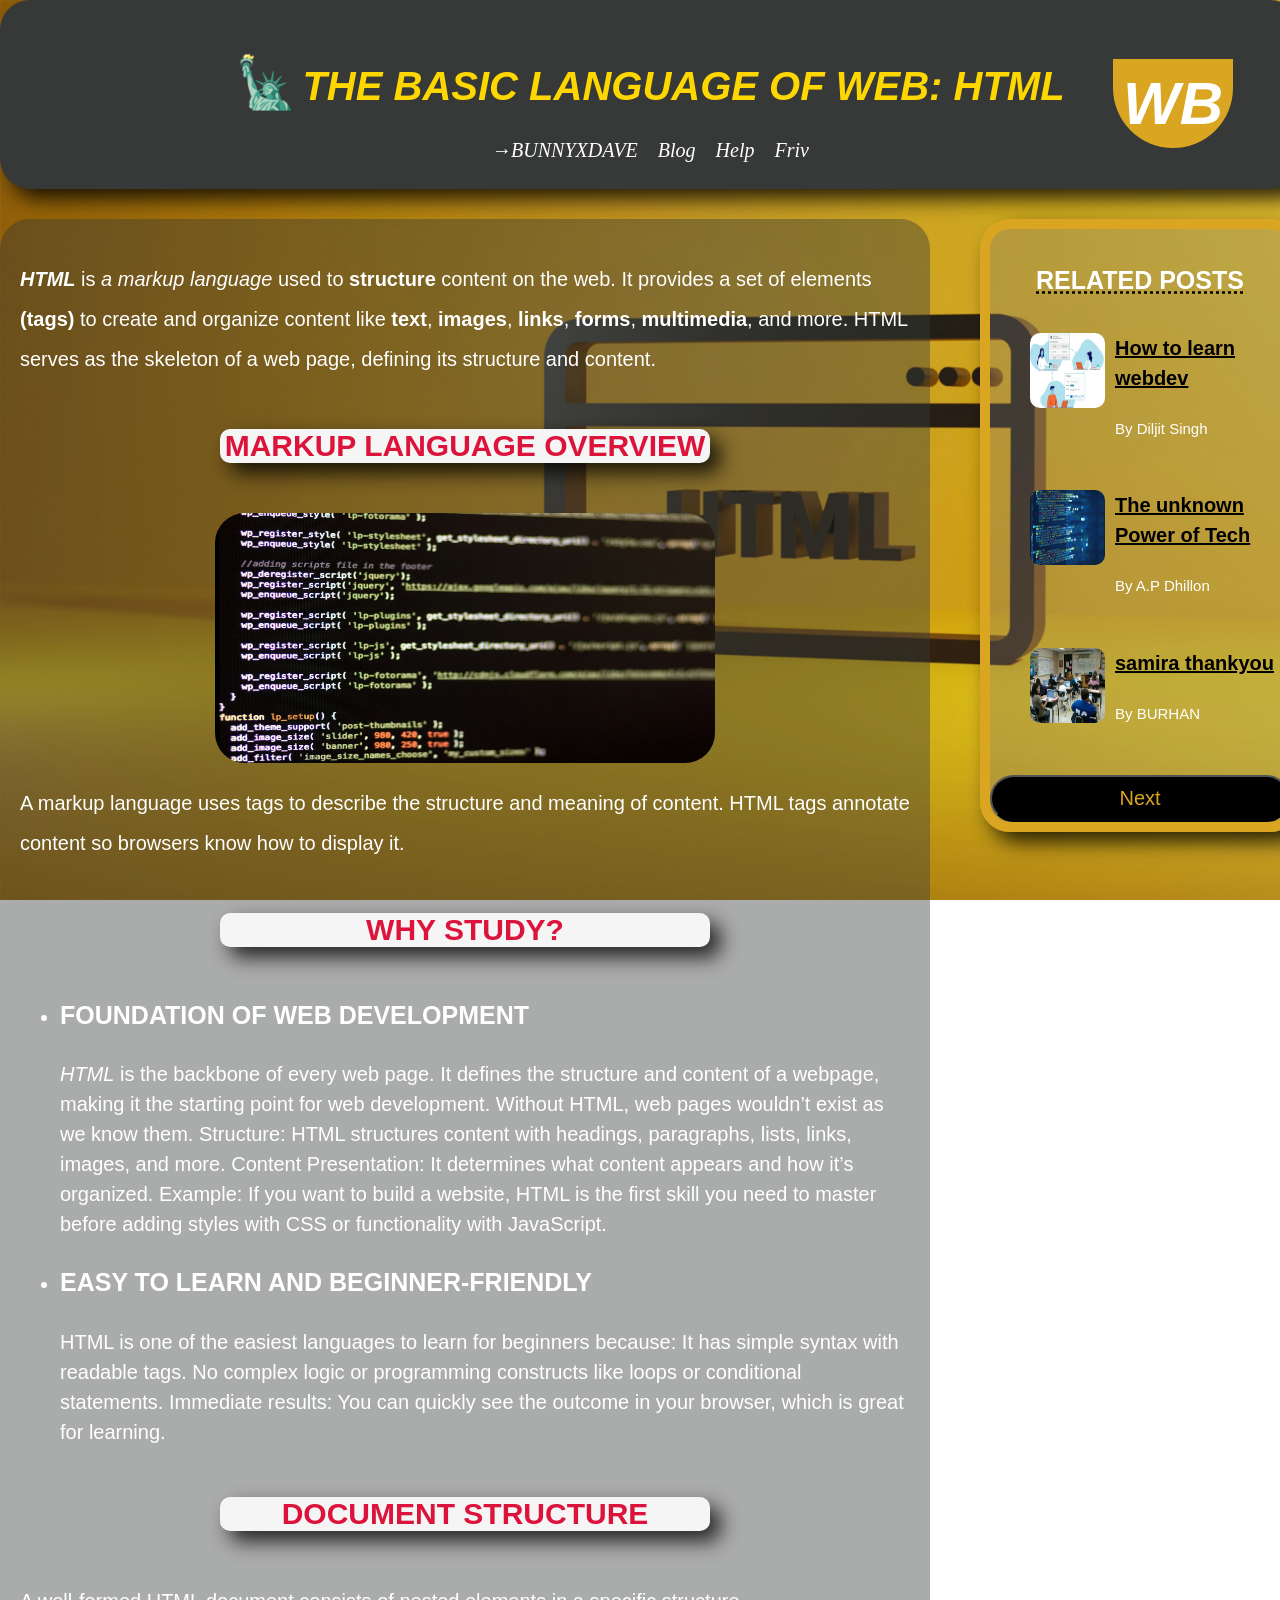
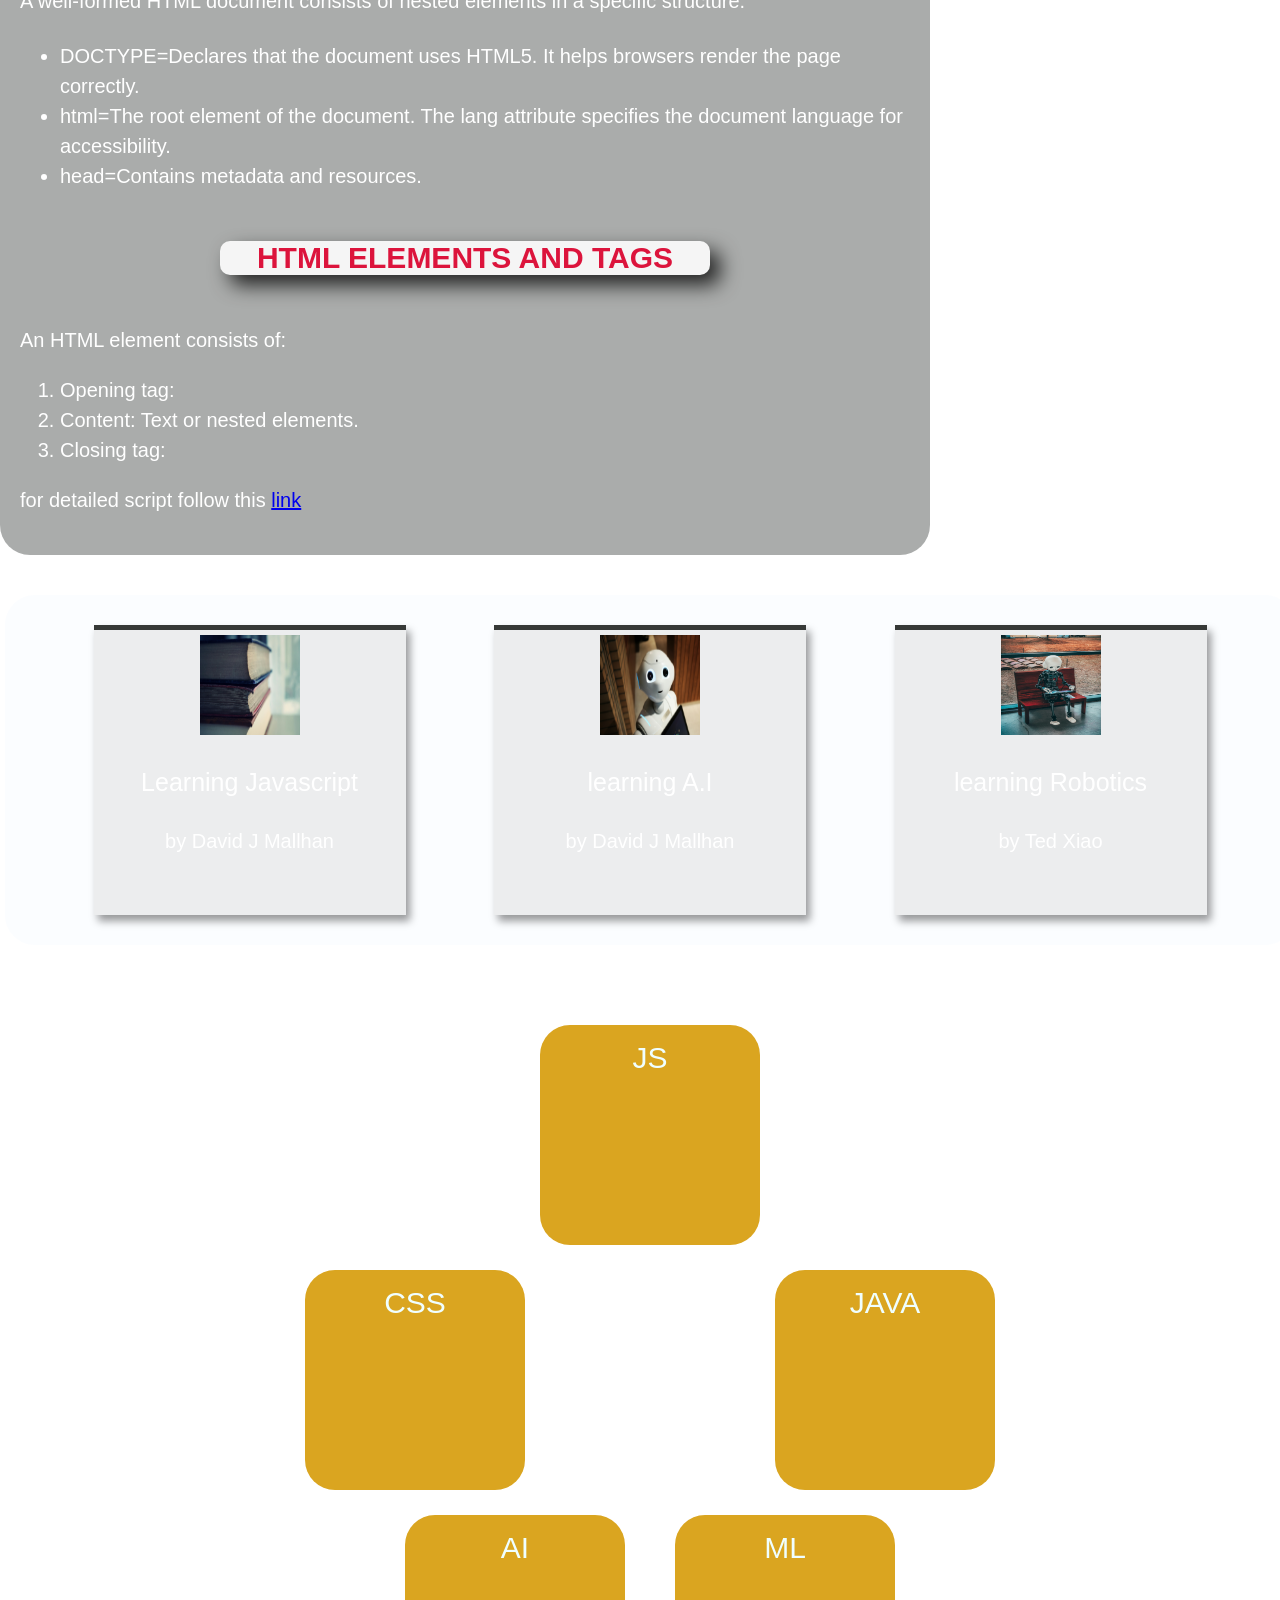
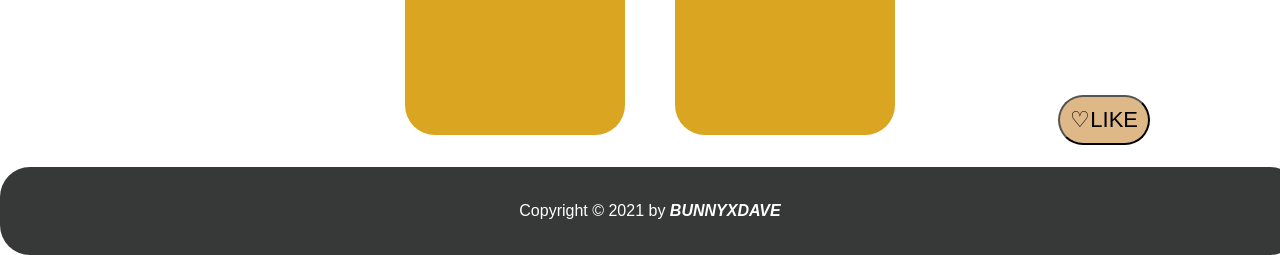
<file: project1 fundementals/project1 fundementals/basicproject1.html>
<!DOCTYPE html>
<html>
    <head>
     <link href="style.css" rel="stylesheet">
     
    </link>

    <title>
            The basic Language of WEB: HTML
        </title>

        <body>
            <div class="container">
                
            <header>
            <h1>&#128509;THE BASIC LANGUAGE OF WEB: HTML</h1>
            <nav class="nav">
                <a href="index.html" class="bunny"> &rarr;BUNNYXDAVE</a>
                <a href="index.html" class="bunny"> Blog</a>
              <a herf="index.html" class="bunny"> Help</a>
              <a href="https://www.friv.com/" target="_blank" class="bunny"> Friv</a>
            </nav>
        </header>
        

            <article>
                <div class="back" style="background-color:#3639376b; border-radius: 30px;padding: 20px; margin-bottom: 40px; margin-top: 10px; width: 890px">
                <p style="line-height: 2;"><em><b>HTML</b></em> is <i>a markup language</i> used to <b>structure</b> content on the web. It provides a set of elements <b>(tags)</b> to create and organize content like <b>text</b>, <b>images</b>, <b>links</b>, <b>forms</b>, <b>multimedia</b>, and more. HTML serves as the skeleton of a web page, defining its structure and content.</p>
                
                
                <h2 class="h2">Markup Language overview</h2>
                <img src="img2 html.jpg" alt="html" class="img2">
            <p  style="line-height: 2;">A markup language uses tags to describe the structure and meaning of content. HTML tags annotate content so browsers know how to display it.</p>
            <h2 class="h2">WHY STUDY?</h2>
            <ul  >
                <p  style="line-height: 2;"><li> <h3>Foundation of Web Development</h3>
                    
                <i>HTML</i> is the backbone of every web page. It defines the structure and content of a webpage, making it the starting point for web development. Without HTML, web pages wouldn’t exist as we know them.
                
                Structure: HTML structures content with headings, paragraphs, lists, links, images, and more.
                Content Presentation: It determines what content appears and how it’s organized.
                Example: If you want to build a website, HTML is the first skill you need to master before adding styles with CSS or functionality with JavaScript.
                </li>
            </p>
            <li><h3> Easy to Learn and Beginner-Friendly</h3>
                HTML is one of the easiest languages to learn for beginners because:
                
                It has simple syntax with readable tags.
                No complex logic or programming constructs like loops or conditional statements.
                    Immediate results: You can quickly see the outcome in your browser, which is great for learning. </li></ul>
                    
                    <h2 class="h2">Document Structure </h2>
            <p  style="line-height: 2;">A well-formed HTML document consists of nested elements in a specific structure.</p>
               <ul>
            <li>DOCTYPE=Declares that the document uses HTML5. It helps browsers render the page correctly.</li>
            <li>html=The root element of the document. The lang attribute specifies the document language for accessibility.</li>
            <li>head=Contains metadata and resources.</li>

            </ul>  
            
            <h2 class="h2">HTML Elements and Tags</h2>
            <p>An HTML element consists of:
                <ol>
                    <li>Opening tag: <element></li>
                    <li>Content: Text or nested elements.</li>
                    <li>Closing tag: </element></li>
                </ol></p>
                <p>for detailed script follow this
                    <a href="https://giphy.com/gifs/looneytunes-confused-bye-58FDuiRsLPfmpd1U6X" target="_blank">link</a>
                </p>
                </div>
                </article>
                
                <aside >
                    <h4>Related Posts</h4>
                    <ul class="related">
                        <li ><img class="relimg" src="related/related1.jpg" width="75"; height="75"> <a class="lin1" href="https://youtube.com/shorts/0nPosxKQZtA?si=Njj4UH2rqYFCZSED">How to learn webdev</a>
                             <p class="related-author">By Diljit Singh</p>  </li>
                             <li ><img class="relimg" src="related/related2.jpg" width="75"; height="75"> <a class="lin1" href="flexbox.html">The unknown Power of Tech</a>
                            <p class="related-author">By A.P Dhillon</p>  </li>
                         <li><img class="relimg"src="related/related3.jpg" width="75"; height="75"> <a class="lin1" href="https://www.google.com/imgres?q=bugs%20bunny%20no%20pic&imgurl=https%3A%2F%2Fen.meming.world%2Fimages%2Fen%2F1%2F1d%2FCreating_Bugs_Bunny%2527s_%2522No%2522.jpg&imgrefurl=https%3A%2F%2Fen.meming.world%2Fwiki%2FBugs_Bunny%2527s_%2522No%2522&docid=ZlfW9uihyDmROM&tbnid=IzmrfgtOZtvk0M&vet=12ahUKEwilvIfQ_pqMAxVzdPUHHTp8O9MQM3oECBIQAA..i&w=700&h=686&hcb=2&ved=2ahUKEwilvIfQ_pqMAxVzdPUHHTp8O9MQM3oECBIQAA">samira thankyou</a>
                                <p class="related-author">By BURHAN</p>  </li>
                            </ul>
                    
                            <button class="next">Next</button>
                      
                        
                    </aside>
                
            <div class="extra-link">
                <div class="javascript">
                    <img src="img-001 (1).jpg" height="100px" width="100px">
                 <a  style="text-decoration:none" href="https://www.google.com/url?sa=t&rct=j&q=&esrc=s&source=video&cd=&cad=rja&uact=8&ved=2ahUKEwjL376I5qWMAxUEzDgGHUItKVUQtwJ6BAgOEAI&url=https%3A%2F%2Fwww.youtube.com%2Fwatch%3Fv%3D5TPbDCPTdv8&usg=AOvVaw329xfTGB8thObQyRhC0xUp&opi=89978449"><p class="sir">Learning Javascript</p></a>
                 <p >by David J Mallhan</p>
                
                </div>
                
                <div class="AI">
                    <img  src="img-001 (2).jpg" height="100px" width="100px">
                    <a  style="text-decoration:none" href="https://www.google.com/url?sa=t&rct=j&q=&esrc=s&source=video&cd=&cad=rja&uact=8&ved=2ahUKEwjRvfnc6KWMAxUWV2wGHX7WF5AQtwJ6BAgREAI&url=https%3A%2F%2Fwww.youtube.com%2Fwatch%3Fv%3DggshaJcOc6Y&usg=AOvVaw3UOxdJyoX9F8wewQBBR1yu&opi=89978449"><p class="sir" >learning A.I</p></a>
                    <p >by David J Mallhan</p>
                </div> 

                <div class="robotics">
                    <img src="img-001 (3).jpg" height="100px" width="100px">
                    <a style="text-decoration:none" href="https://www.google.com/url?sa=t&rct=j&q=&esrc=s&source=video&cd=&ved=2ahUKEwilrI386aWMAxXVUGwGHbX_DfQQtwJ6BAgXEAI&url=https%3A%2F%2Fwww.youtube.com%2Fwatch%3Fv%3Dct4tdyyNDY4&usg=AOvVaw3Wy2y9YtQoXvfn6pgITD1u&opi=89978449"><p class="sir">learning Robotics</p></a>
                    <p >by Ted Xiao</p>
                </div> 
                
                
                
                
                
                
            </div>



            <div class ="grid">
               <p class="ht">  <a style="text-decoration:none; color: azure;" href="https://www.google.com/url?sa=t&rct=j&q=&esrc=s&source=web&cd=&cad=rja&uact=8&ved=2ahUKEwj7yNyOrKiMAxVUR2cHHfkGGFkQFnoECAwQAQ&url=https%3A%2F%2Fwww.w3schools.com%2Fjs%2F&usg=AOvVaw0InYy1JO9V7729n-hfV1ti&opi=89978449">JS</a> </p>
                     <p class="cs"> <a style="text-decoration:none; color:azure" href="https://www.w3schools.com/css/">CSS</a></p>
                        <p class="jv"> <a style="text-decoration:none;color: azure;" href="https://www.google.com/url?sa=t&rct=j&q=&esrc=s&source=web&cd=&cad=rja&uact=8&ved=2ahUKEwjOvIfvrKiMAxVD4jgGHST2DTwQFnoECAsQAQ&url=https%3A%2F%2Fwww.w3schools.com%2Fjava%2F&usg=AOvVaw18CLQA585MA_K-bbugfzKc&opi=89978449">JAVA</a></p>
                            <p class="arti">  <a style="text-decoration:none;color:azure" href="https://www.google.com/url?sa=t&rct=j&q=&esrc=s&source=web&cd=&cad=rja&uact=8&ved=2ahUKEwim0ayUraiMAxV9wjgGHV-QM24QFnoECBkQAQ&url=https%3A%2F%2Fwww.w3schools.com%2Ftraining%2Faws%2Fintroduction-to-artificial-intelligence.php&usg=AOvVaw2eOzrm_jcY94gBCsy0jmyt&opi=89978449">AI</a> </p>
                                <p class="ml"> <a style="text-decoration:none;color:azure" href="https://www.google.com/url?sa=t&rct=j&q=&esrc=s&source=web&cd=&cad=rja&uact=8&ved=2ahUKEwim0ayUraiMAxV9wjgGHV-QM24QFnoECBYQAQ&url=https%3A%2F%2Fwww.w3schools.com%2Fai%2F&usg=AOvVaw0vrYDnl2c3RpdbYlPSgcte&opi=89978449"> ML</a></p>
            </div>
        </div>
            
            <footer>
                   <p> Copyright &copy; 2021 by <strong><em>BUNNYXDAVE</em></strong> </p>
                </footer>
                
                
            <button class="like">♡LIKE</button>
        </body>
    </head>
    </html>
</file>
<file: frontend/styles.css>
* {
    margin: 0;
    padding: 0;
    box-sizing: border-box;
}

body {
    font-family: 'Segoe UI', Tahoma, Geneva, Verdana, sans-serif;
    line-height: 1.6;
    color: #333;
    background: linear-gradient(135deg, #667eea 0%, #764ba2 100%);
    min-height: 100vh;
}

.container {
    max-width: 1200px;
    margin: 0 auto;
    padding: 20px;
}

header {
    text-align: center;
    margin-bottom: 40px;
    color: white;
}

header h1 {
    font-size: 2.5rem;
    margin-bottom: 10px;
    text-shadow: 2px 2px 4px rgba(0,0,0,0.3);
}

header p {
    font-size: 1.1rem;
    opacity: 0.9;
}

.main-content {
    display: grid;
    grid-template-columns: 1fr 1fr;
    gap: 30px;
    margin-bottom: 40px;
}

.input-section, .stats-section {
    background: white;
    padding: 30px;
    border-radius: 15px;
    box-shadow: 0 10px 30px rgba(0,0,0,0.2);
}

.results-section {
    grid-column: 1 / -1;
    background: white;
    padding: 30px;
    border-radius: 15px;
    box-shadow: 0 10px 30px rgba(0,0,0,0.2);
}

h2 {
    color: #4a5568;
    margin-bottom: 20px;
    border-bottom: 2px solid #e2e8f0;
    padding-bottom: 10px;
}

h3 {
    color: #4a5568;
    margin-bottom: 15px;
}

textarea {
    width: 100%;
    padding: 15px;
    border: 2px solid #e2e8f0;
    border-radius: 8px;
    font-size: 16px;
    resize: vertical;
    transition: border-color 0.3s;
}

textarea:focus {
    outline: none;
    border-color: #667eea;
}

.button-group {
    display: flex;
    gap: 10px;
    margin: 20px 0;
}

.btn-primary, .btn-secondary, .btn-train {
    padding: 12px 24px;
    border: none;
    border-radius: 8px;
    font-size: 16px;
    cursor: pointer;
    transition: all 0.3s;
}

.btn-primary {
    background: #667eea;
    color: white;
}

.btn-primary:hover {
    background: #5a6fd8;
    transform: translateY(-2px);
}

.btn-secondary {
    background: #e2e8f0;
    color: #4a5568;
}

.btn-secondary:hover {
    background: #cbd5e0;
}

.btn-train {
    background: #48bb78;
    color: white;
    width: 100%;
    margin-top: 15px;
}

.btn-train:hover {
    background: #38a169;
}

.batch-section {
    margin-top: 30px;
    padding-top: 20px;
    border-top: 1px solid #e2e8f0;
}

.stats-grid {
    display: grid;
    grid-template-columns: 1fr 1fr 1fr;
    gap: 15px;
    margin-bottom: 20px;
}

.stat-card {
    background: #f7fafc;
    padding: 15px;
    border-radius: 8px;
    text-align: center;
}

.stat-card h3 {
    font-size: 0.9rem;
    color: #718096;
    margin-bottom: 5px;
}

.examples-section {
    background: white;
    padding: 30px;
    border-radius: 15px;
    box-shadow: 0 10px 30px rgba(0,0,0,0.2);
}

.examples {
    display: grid;
    grid-template-columns: 1fr 1fr;
    gap: 15px;
}

.example-card {
    background: #f7fafc;
    padding: 15px;
    border-radius: 8px;
    cursor: pointer;
    transition: all 0.3s;
    border: 2px solid transparent;
}

.example-card:hover {
    background: #edf2f7;
    border-color: #667eea;
    transform: translateY(-2px);
}

.result-card {
    background: #f7fafc;
    padding: 20px;
    border-radius: 8px;
    margin-bottom: 15px;
    border-left: 4px solid #667eea;
}

.result-fake {
    border-left-color: #e53e3e;
    background: #fed7d7;
}

.result-real {
    border-left-color: #48bb78;
    background: #c6f6d5;
}

.confidence-bar {
    height: 8px;
    background: #e2e8f0;
    border-radius: 4px;
    margin: 10px 0;
    overflow: hidden;
}

.confidence-fill {
    height: 100%;
    border-radius: 4px;
    transition: width 0.5s ease;
}

.loading {
    opacity: 0.6;
    pointer-events: none;
}

@media (max-width: 768px) {
    .main-content {
        grid-template-columns: 1fr;
    }

    .stats-grid {
        grid-template-columns: 1fr;
    }

    .examples {
        grid-template-columns: 1fr;
    }
}
</file>
<file: insta clone2/insta.css>
body {
    background-color: #ffffff;
 
   display: grid;
   place-items: center;
   margin : 12px;

}
img  {
    height: 51px;
    width:175px;
    margin: 20px 0 10px 0 ;
    /* margin-top: 54px; */
}

.grid{
  margin-bottom : 12px;
width:348.4px;
height:auto;
}


.login-box{ display:grid;
    gap: 15px;
    justify-items: center;
    padding:32px 32px 16px 32px; border:1px solid#b3b3b3bd; margin-bottom: 10px;
}
 .box1{
    display:grid;
    gap: 7px;

} 

.id{
    color: rgb(156, 156, 156); border-radius: 3px;
    font-family: sans-serif; font-size: 12px; background-color: rgba(249, 249, 249, 0.727); 
    border:1px solid#b3b3b3bd;
    margin: 0;
    padding: 12px 6px;

    /* height:37px; */
    width:254.4px;
}

.pwd{   color: rgb(160, 160, 160); border-radius: 3px;
     font-family: sans-serif; font-size: 12px; background-color: rgba(248, 248, 248, 0.874);
    border:1px solid#b3b3b3bd; margin: 0;
    padding: 10px 5px;}

    .login{
        background-color: rgb(70, 182, 238);color:#ffffff; border-radius: 7px; width:266.4px; height:33px;
        border:3px solid rgb(70, 182, 238); font-weight: bold;font-size: 13px;
        padding:5px;
    }

    .or-box{
        display:flex; justify-content: space-between; font-family: sans-serif; font-size: 12px;width:266.4px;
    }

.or{
    font-family: sans-serif;color: rgb(93, 93, 93); font-size: 12px; font-weight: bold; 
}

.line{align-items: center; color: rgb(190, 190, 190); margin-top:6px;}

.fb{
    font-family: sans-serif ; color:rgb(70, 182, 238); display:flex; gap:7px; justify-content: center;
}
.fb :link{ text-decoration: none; font-size: 14px; }
.fbtxt{
    margin:2px; color: rgb(70, 182, 238); font-weight: 600;
    text-decoration: none;
}
.fgt{
    text-decoration: none; font-family: sans-serif; color: rgb(71, 71, 71); font-size: 14px; margin-top: 8px;
}

.box2{display:flex;border:1px solid#b3b3b3bd; padding:10px ; justify-content: center;font-family: sans-serif;font-size: 15px;
}

.sign{font-family:sans-serif;text-decoration: none; color:rgb(70, 182, 238);  /* center horizontally */
   height:18.4px; margin:16px; font-size: 14px; margin-left: 3px;
    font-weight: 600;}

aside{
    display:grid;border:1px solid#ffffff; place-items: center; margin-top: 8px;
}
.pic1, .pic2{
    width:110.7px; height:40px;margin: 0;
}   
.pic1{border-radius: 6px; margin-right: 5px; width:130.7px;} 
/* .store{height:40px;} */

.get{font-family: sans-serif; font-size: 14px; }

footer a{
    width:auto; font-size: 12px; font-family: sans-serif;  place-items:center; display: grid; color: rgb(114, 114, 114); text-decoration: none; 

}

.f1{  display:flex; gap:18px;

}

.f2{color: rgb(114, 114, 114); width:auto; font-size: 12px; font-family: sans-serif; justify-content: center; /* center horizontally */
    align-items: center;  display: flex; gap:20px; margin-top: 10px; }
button{background-color: #ffffff;color:  rgb(114, 114, 114);border: none; display:flex; justify-content: center; align-items: center; font-size: 12px;}
.dwn{height:14px; width:14px;}

.final{margin: 70px 0 50px 0;}
</file>
<file: project1 fundementals/style.css>
body {
    background-image: url('img html.jpg') ;
    background-repeat: no-repeat;
    background-attachment: fixed;
    background-size: cover;
    margin:0;
    position: relative;
    
       
      }

.back{background-color:#363937c3;}      

      

.img2{ display: flex; justify-content: center; align-items: center;
    width: 500px;
    height:250px;
    margin-left:auto;
    margin-right:auto;
    border-radius: 30px;
    cursor: pointer;
    transition: box-shadow 0.3s ease, transform 0.3s ease;
    ;

}   

.img2:hover{ box-shadow: 10px 10px 20px rgba(0, 0, 0, 0.8);  transform: translateY(-2px);}



  
h3,h4,p,li {color:white;font-family: sans-serif;line-height: 1.5; font-size: 20px;}


h2{color:rgb(135, 223, 200); font-family:'Lucida Sans', 'Lucida Sans Regular', 'Lucida Grande', 'Lucida Sans Unicode', Geneva, Verdana, sans-serif; margin:50px 0;
    /* background-color: whitesmoke; font-weight: bold; */
     /* box-shadow: 10px 10px 20px rgba(0, 0, 0, 0.8); */
      display:grid; align-content: center; margin-left: 20px;
      grid-template-columns:310px 100px 1fr; align-items: end;  ;
      /* width:auto;*/
      height:auto; 
      border-radius: 10px;
      ;}
      .big{font-size: 80px; margin-right: 10px; font-weight: 800;
    }
    .big:hover{color:aliceblue;  text-shadow: 2px 4px 6px rgb(0, 0, 0); font-weight: bold;}
.strtc{ grid-column: 3/4; margin-left: 10px;}
.std{grid-column: 1/2; margin-left: 100px;}
.et{grid-column: 1/2;
 margin-left: 30px;}
/* h2:hover{color: #000;background-color: crimson; font-weight: bold; box-shadow: 4px 6px 8px rgba(0, 0, 0, 0.8);} */


header { font-family:'Franklin Gothic Medium', 'Arial Narrow', Arial, sans-serif;background-color:#363937;
    padding: 3cqb; text-align: center; color:gold; font-size:20px; font-style: italic; margin :0; border-radius: 30px; box-shadow: 10px 10px 20px rgba(0, 0, 0, 0.8);} 

.bunny{ font-family: cursive; color:white; text-decoration: none; }

.bunny:hover{color:goldenrod; font-weight: bolder;}
a.bunny:active{background-color: aliceblue; border-radius: 25px;}


footer {background-color:#363937; padding: 1rem 0; margin-top: 2rem;border-radius: 30px; }

aside ul.related:link{color:black;font-size:20px;
font-weight: bold;}
.lin1{color:black;font-size:20px;
    font-weight: bold;}

.lin1:visited{color:white;}



.lin1:hover{
    color:red;
    font-weight: bolder;
    text-decoration: underline dotted black;
}


.lin1:active{background-color:black;
font-style: italic;}




aside h4{text-decoration: underline dotted black; }


h1{position:relative;}
h1::after {
    content:"WB";
font-size: 60px;
color:white;
display: inline-block;
background-color: goldenrod;
font-weight: bold;
border-bottom-right-radius: 77px;
border-bottom-left-radius: 77px;
position: absolute;
top:5px;  text-shadow: 2px 4px 6px rgb(0, 0, 0);
right:40px;
padding:10px;
transition: box-shadow 0.3s ease, transform 0.3s ease;


}


  
h4{

font-size:25px;
text-transform: uppercase;
text-align: center;
}
h3{
    font-size: 25px;
    text-transform: uppercase;
}

footer p{
    font-size: 16px;
    text-align: center;
}


.lin1{ margin-top: 60px;}
.related-author{
    font-size: 15px;
    font-style: bold;
float: bottom;
margin-top:25px ;
margin-bottom: 50px;
padding-left: 85px;}
    
.related{
    list-style: none;}


aside { margin-top: 30px;
    background-color: rgba(124, 123, 123, 0.312);
    border: 10px solid goldenrod;
    border-radius: 30px;
    box-shadow: 10px 10px 20px rgba(0, 0, 0, 0.8);}


.next{
    background-color: black; color:goldenrod; font-size:20px; border-radius: 30px; font-family: sans-serif;
    padding:10px;width: 100%; margin: auto;}
.next:hover{
    background-color: goldenrod; font-weight: bolder; font-family: fantasy;color:black; box-shadow: 10px 10px 20px rgba(0, 0, 0, 0.8);}
.next:active{
    background-color: blanchedalmond; font-weight: bold;}



.container{
    width:1300px;
    margin-left:auto;
    margin-right:auto;
    }


.like{padding:10px; background-color: burlywood; font-size: 22px; font-family: sans-serif;border-radius: 30px;
position:absolute; right:130px; bottom:110px; cursor: pointer;}    
.like:hover{background-color: crimson; font-weight: bold; box-shadow: 4px 6px 8px rgba(0, 0, 0, 0.8);}


h1::first-letter{
    margin-right: 5px;
    font-style: normal;
    font-size: 50px;}


  .relimg{ border:#000; 
    float:left; margin-right: 10px;cursor: pointer;
    transition: box-shadow 0.3s ease, transform 0.3s ease;border-radius: 10px;
    }

    .relimg:hover{ box-shadow: 10px 10px 20px rgba(0, 0, 0, 0.8);  transform: translateY(-2px);}
    article { margin-top: 20px;
        width:900px;
        float:left;

    }

    aside{width:300px;
         float:right;
        
    }

    footer{clear:both;  width:1300px;
        margin-left:auto;
        margin-right:auto;}

    .nav{
        display:flex;
        gap:20px;
        justify-content: center;
        align-items: center;
    }

    .extra-link{
        display: flex;
        /* align-self: flex-end; */
        height: 290px; 
        width:1230px;
        margin-left:auto;
        margin-right:auto;
        
        padding: 30px;
        gap: 30px;
        justify-content: space-between;
        justify-content: space-evenly;

        text-align: center;
        text-decoration: none;
        /* border: 1px solid #ccc; */
        background-color: rgba(240, 248, 255, 0.251);
        border-radius: 30px;
        /* margin-top: 30px; */
    
    } 
    .javascript{
        padding:5px;
        align-self: stretch;
        text-align: center;
        text-decoration: none;
        border-top: 5px  solid #363937;
        background-color: #cccccc53;
        box-shadow: 4px 6px 8px rgba(0, 0, 0, 0.4);
        width:302px;
    }
    .AI{
        padding:5px;
        align-self: stretch;
        text-align: center;
        text-decoration: none;
        border-top: 5px  solid #363937;
        background-color: #cccccc53;
        box-shadow: 4px 6px 8px rgba(0, 0, 0, 0.4);
        width:302px;
        
    }

    .robotics{
        padding:5px;
        align-self: stretch;
        text-align: center;
        text-decoration: none;
        border-top: 5px  solid #363937;
        background-color: #cccccc53;
        width: 302px;
        box-shadow: 4px 6px 8px rgba(0, 0, 0, 0.4);
        
    }
    .sir{color:rgb(255, 255, 255); font-size: 25px;cursor: pointer;
        transition: box-shadow 0.3s ease, transform 0.3s ease; border-radius: 10px;}
    .sir:hover{
        color:rgb(0, 0, 0);
        font-weight: bolder;
         transform: translateY(-2px);
        
        box-shadow: 4px 6px 8px rgba(0, 0, 0, 0.4);
    }


    .grid{
        display: grid;
        height:auto;
         width: 1230px; 
        margin-left: auto;
        margin-top: 80px;
        margin-bottom: 30px;
        margin-right: auto;
         /* background-color: rgba(218, 165, 32, 0.482); border-radius: 30px; padding : 30px; border:5px solid #363937; */
        grid-template-columns: 1fr 1fr;
        grid-template-rows: 1fr 1fr 1fr;
        column-gap: 50px;
        row-gap: 25px;
    }

    .ht{
        grid-column: 1/3;
        text-align: center;cursor: pointer;
        background-color:rgba(194, 183, 156, 0.611); transition: box-shadow 0.3s ease, transform 0.3s ease;
        
        border:3px solid #363937;
        
        align-self: center;
        justify-self: center;
        width:200px;
        height:200px;
        border-radius: 30px;font-size: 30px;
        margin:0;
        padding:10px;
    }

    .ht:hover{
        /* color:rgb(0, 0, 0); */ text-shadow: 2px 4px 6px rgb(0, 0, 0);
        font-weight: bolder;
         transform: translateY(-4px);
        
        box-shadow: 4px 6px 8px rgba(0, 0, 0, 0.4);
    }

    .cs{ text-align: center;cursor: pointer;
        background-color: rgba(194, 183, 156, 0.611); transition: box-shadow 0.3s ease, transform 0.3s ease;
        margin-right :100px;
        margin-top: 0;
        margin-bottom: 0;
        width:200px;
        height:200px;font-size: 30px;
        border-radius: 30px; padding:10px;border: 3px solid #363937;
        
        align-self: start;
        justify-self: right;}

        .cs:hover{
            text-shadow: 2px 4px 6px rgb(0, 0, 0);
            font-weight: bolder;
             transform: translateY(-4px);
            
            box-shadow: 4px 6px 8px rgba(0, 0, 0, 0.4);
        }


    .arti{
        text-align: center;cursor: pointer; font-size: 30px;
        background-color: rgba(194, 183, 156, 0.611); transition: box-shadow 0.3s ease, transform 0.3s ease;
        margin :0;
        /* width:100px; */
        align-self: start;
        justify-self: right;border:3px solid #363937;
        width:200px;
        height:200px; padding:10px;
        border-radius: 30px;
    }
    .arti:hover{
        /* color:rgb(0, 0, 0); */ text-shadow: 2px 4px 6px rgb(0, 0, 0);
        font-weight: bolder;
         transform: translateY(-4px);
        
        box-shadow: 4px 6px 8px rgba(0, 0, 0, 0.4);
    }

    .ml{
        margin :0;  background-color: rgba(194, 183, 156, 0.611);text-align: center;cursor: pointer;
        align-self: start; transition: box-shadow 0.3s ease, transform 0.3s ease;
        justify-self: left;font-size: 30px;
        width:200px;
        height:200px; padding:10px;border:3px solid #363937;
        border-radius: 30px;
    }
    .ml:hover{
        /* color:rgb(0, 0, 0); */  text-shadow: 2px 4px 6px rgb(0, 0, 0);
        font-weight: bolder;
         transform: translateY(-4px);
        
        box-shadow: 4px 6px 8px rgba(0, 0, 0, 0.4);
    }

    .jv{
        margin :0;  background-color: rgba(194, 183, 156, 0.611);text-align: center;cursor: pointer;
        align-self: start; transition: box-shadow 0.3s ease, transform 0.3s ease;
        width:200px;
        height:200px;font-size: 30px;
        justify-self: left; padding:10px;
        border:3px solid #363937;
       
        border-radius: 30px;
        margin-left :100px;
        margin-top: 0; 
        margin-bottom: 0;
    }
    .jv:hover{
        /* color:rgb(0, 0, 0); */ text-shadow: 2px 4px 6px rgb(0, 0, 0);
        font-weight: bolder;
         transform: translateY(-4px);
        
        box-shadow: 4px 6px 8px rgba(0, 0, 0, 0.4);
    }
</file>
<file: sign-in/signin.css>
/* Background: Black Panther Gradient */
body {
  margin: 0;
  height: 100vh;
  background: linear-gradient(135deg, #0d0d0d, #1c0430, #0a0f3c, #2e0066, #0c1f47);
  background-size: 400% 400%;
  animation: gradientShift 20s ease infinite;
  display: flex;
  justify-content: center;
  align-items: center;
  overflow: hidden;
  font-family: 'Segoe UI', sans-serif;
}

@keyframes gradientShift {
  0% { background-position: 0% 50%; }
  50% { background-position: 100% 50%; }
  100% { background-position: 0% 50%; }
}

.scene {
  width: 300px;
  height: 300px;
  perspective: 1200px;
}

.cube {
  width: 100%;
  height: 100%;
  position: relative;
  transform-style: preserve-3d;
  transform: rotateX(0deg) rotateY(0deg);
  will-change: transform;
  transition: transform 0.3s ease-out;
}

.face {
  position: absolute;
  width: 300px;
  height: 300px;
  display: flex;
  justify-content: center;
  align-items: center;
  color: #fff;
  border: 2px solid rgba(255,255,255,0.1);
  background: rgba(255, 255, 255, 0.05);
  backdrop-filter: blur(10px);
  padding: 20px;
  box-sizing: border-box;
}

.front  { transform: translateZ(150px); }
.back   { transform: rotateY(180deg) translateZ(150px); }
.right  { transform: rotateY(90deg) translateZ(150px); }
.left   { transform: rotateY(-90deg) translateZ(150px); }
.top    { transform: rotateX(90deg) translateZ(150px); }
.bottom { transform: rotateX(-90deg) translateZ(150px); }

/* Auth form */
.auth-form {
  display: flex;
  flex-direction: column;
  gap: 15px;
  width: 100%;
}

.auth-form h2 {
  text-align: center;
  color: #9c27b0;
  text-shadow: 0 0 10px #4a148c;
  font-family:Impact, Haettenschweiler, 'Arial Narrow Bold', sans-serif;
}

.auth-form input {
  padding: 10px;
  border: none;
  border-radius: 6px;
  outline: none;
  background: rgba(255,255,255,0.1);
  color: #fff;
}

.btn {
  padding: 12px;
  border: none;
  background: transparent;
  color: #fff;
  font-weight: bold;
  border-radius: 6px;
  cursor: pointer;
  position: relative;
  overflow: hidden;
}

/* Star border effect */
.btn::before {
  content: "";
  position: absolute;
  top: -2px;
  left: -2px;
  right: -2px;
  bottom: -2px;
  background: linear-gradient(45deg, #6a00ff, #000000, #561b56, #462476);
  background-size: 400%;
  z-index: -1;
  filter: blur(5px);
  animation: borderGlow 6s linear infinite;
}

@keyframes borderGlow {
  0% { background-position: 0% 50%; }
  50% { background-position: 100% 50%; }
  100% { background-position: 0% 50%; }
}

/* Provider-specific */
.google { color: #fff; }
.microsoft { color: #00a2ed; }
.apple { color: #f5f5f5; }

/* Cursor Spark */
.cursor {
  position: fixed;
  width: 10px;
  height: 10px;
  border-radius: 50%;
  background: radial-gradient(circle, #00e5ff, transparent);
  pointer-events: none;
  transform: translate(-50%, -50%);
  mix-blend-mode: screen;
  z-index: 9999;
}



/* Cursor Spark */
.cursor {
  position: fixed;
  width: 12px;
  height: 12px;
  border-radius: 50%;
  background: radial-gradient(circle, #e0b3ff, transparent);
  pointer-events: none;
  transform: translate(-50%, -50%);
  mix-blend-mode: screen;
  z-index: 9999;
}

/* Spark animation */
.spark {
  position: fixed;
  width: 20px;
  height: 20px;
  border-radius: 50%;
  background: radial-gradient(circle, #e0b3ff, transparent);
  pointer-events: none;
  transform: translate(-50%, -50%) scale(0);
  animation: sparkAnim 0.5s ease forwards;
  mix-blend-mode: screen;
  z-index: 9999;
}

@keyframes sparkAnim {
  to {
    transform: translate(-50%, -50%) scale(3);
    opacity: 0;
  }
}





/* Cube subtle border glow */
.auth-form input:hover {
  background: rgba(255,255,255,0.2);
  box-shadow: 0 0 8px rgba(160, 32, 240, 0.5);
  transition: all 0.3s ease;
}
.btn:hover {
  transform: translateY(-3px);
  box-shadow: 0 4px 15px rgba(160, 32, 240, 0.5), 0 0 10px rgba(255,255,255,0.2);
  transition: all 0.3s ease;
}

/* Optional: animate the gradient border on hover faster */
.btn:hover::before {
  filter: blur(6px);
  animation: borderGlow 3s linear infinite;
}



/* Navbar */
.navbar {
  position: fixed;
  top: 0;
  left: 0;
  width: 100%;
  padding: 15px 40px;
  display: flex;
  justify-content: space-between;
  align-items: center;
  background: rgba(10, 10, 10, 0.85); /* semi-transparent dark */
  backdrop-filter: blur(8px);
  z-index: 1000;
  box-shadow: 0 2px 10px rgba(0,0,0,0.3);
}

.navbar .logo {
  font-size: 24px;
  font-weight: bold;
  color: #9c27b0; /* light purple */
  text-shadow: 0 0 8px #4a148c;
}

.navbar .nav-links {
  display: flex;
  gap: 25px;
  list-style: none;
 padding-right: 40px;
}

.navbar .nav-links li a {
  text-decoration: none;
  color: #fff;
  font-weight: 500;
  position: relative;
  padding: 5px 0;
  transition: color 0.3s ease;
  
}

/* Hover effect with underline glow */
.navbar .nav-links li a::after {
  content: "";
  position: absolute;
  left: 0;
  bottom: -2px;
  width: 100%;
  height: 2px;
  background: linear-gradient(90deg, #6a00ff, #561b56, #462476);
  transform: scaleX(0);
  transform-origin: right;
  transition: transform 0.3s ease;
}

.navbar .nav-links li a:hover {
  color: #9c27b0;
}

.navbar .nav-links li a:hover::after {
  transform: scaleX(1);
  transform-origin: left;
}
</file>
<file: project1 fundementals/project1 fundementals/style.css>
body {
    background-image: url('img html.jpg') ;
    background-repeat: no-repeat;
    background-attachment: fixed;
    background-size: cover;
    margin:0;
    position: relative;
    
       
      }

.back{background-color:#363937c3;}      

      

.img2{ display: flex; justify-content: center; align-items: center;
    width: 500px;
    height:250px;
    margin-left:auto;
    margin-right:auto;
    border-radius: 30px;
    cursor: pointer;
    transition: box-shadow 0.3s ease, transform 0.3s ease;
    ;

}   

.img2:hover{ box-shadow: 10px 10px 20px rgba(0, 0, 0, 0.8);  transform: translateY(-2px);}



  
h3,h4,p,li {color:white;font-family: sans-serif;line-height: 1.5; font-size: 20px;}


h2{color:crimson; font-family:sans-serif; margin:50px 200px;
    background-color: whitesmoke; font-weight: bold;
     box-shadow: 10px 10px 20px rgba(0, 0, 0, 0.8);
      display:block; border-radius: 10px;
     text-align: center; font-size: 30px; text-transform: uppercase;}

h2:hover{color: #000;background-color: crimson; font-weight: bold; box-shadow: 4px 6px 8px rgba(0, 0, 0, 0.8);}


header { font-family:'Franklin Gothic Medium', 'Arial Narrow', Arial, sans-serif;background-color:#363937;
    padding: 3cqb; text-align: center; color:gold; font-size:20px; font-style: italic; margin :0; border-radius: 30px; box-shadow: 10px 10px 20px rgba(0, 0, 0, 0.8);} 

.bunny{ font-family: cursive; color:white; text-decoration: none; }

.bunny:hover{color:goldenrod; font-weight: bolder;}
a.bunny:active{background-color: aliceblue; border-radius: 25px;}


footer {background-color:#363937; padding: 1rem 0; margin-top: 2rem;border-radius: 30px; }

aside ul.related:link{color:black;font-size:20px;
font-weight: bold;}
.lin1{color:black;font-size:20px;
    font-weight: bold;}

.lin1:visited{color:white;}



.lin1:hover{
    color:red;
    font-weight: bolder;
    text-decoration: underline dotted black;
}


.lin1:active{background-color:black;
font-style: italic;}




aside h4{text-decoration: underline dotted black; }


h1{position:relative;}
h1::after {
    content:"WB";
font-size: 60px;
color:white;
display: inline-block;
background-color: goldenrod;
font-weight: bold;
border-bottom-right-radius: 77px;
border-bottom-left-radius: 77px;
position: absolute;
top:5px;
right:40px;
padding:10px;
transition: box-shadow 0.3s ease, transform 0.3s ease;


}


  
h4{

font-size:25px;
text-transform: uppercase;
text-align: center;
}
h3{
    font-size: 25px;
    text-transform: uppercase;
}

footer p{
    font-size: 16px;
    text-align: center;
}


.lin1{ margin-top: 60px;}
.related-author{
    font-size: 15px;
    font-style: bold;
float: bottom;
margin-top:25px ;
margin-bottom: 50px;
padding-left: 85px;}
    
.related{
    list-style: none;}


aside { margin-top: 30px;
    background-color: rgba(124, 123, 123, 0.312);
    border: 10px solid goldenrod;
    border-radius: 30px;
    box-shadow: 10px 10px 20px rgba(0, 0, 0, 0.8);}


.next{
    background-color: black; color:goldenrod; font-size:20px; border-radius: 30px; font-family: sans-serif;
    padding:10px;width: 100%; margin: auto;}
.next:hover{
    background-color: goldenrod; font-weight: bolder; font-family: fantasy;color:black; box-shadow: 10px 10px 20px rgba(0, 0, 0, 0.8);}
.next:active{
    background-color: blanchedalmond; font-weight: bold;}



.container{
    width:1300px;
    margin-left:auto;
    margin-right:auto;
    }


.like{padding:10px; background-color: burlywood; font-size: 22px; font-family: sans-serif;border-radius: 30px;
position:absolute; right:130px; bottom:110px; cursor: pointer;}    
.like:hover{background-color: crimson; font-weight: bold; box-shadow: 4px 6px 8px rgba(0, 0, 0, 0.8);}


h1::first-letter{
    margin-right: 5px;
    font-style: normal;
    font-size: 50px;}


  .relimg{ border:#000; 
    float:left; margin-right: 10px;cursor: pointer;
    transition: box-shadow 0.3s ease, transform 0.3s ease;border-radius: 10px;
    }

    .relimg:hover{ box-shadow: 10px 10px 20px rgba(0, 0, 0, 0.8);  transform: translateY(-2px);}
    article { margin-top: 20px;
        width:900px;
        float:left;

    }

    aside{width:300px;
         float:right;
        
    }

    footer{clear:both;  width:1300px;
        margin-left:auto;
        margin-right:auto;}

    .nav{
        display:flex;
        gap:20px;
        justify-content: center;
        align-items: center;
    }

    .extra-link{
        display: flex;
        /* align-self: flex-end; */
        height: 290px; 
        width:1230px;
        margin-left:auto;
        margin-right:auto;
        
        padding: 30px;
        gap: 30px;
        justify-content: space-between;
        justify-content: space-evenly;

        text-align: center;
        text-decoration: none;
        /* border: 1px solid #ccc; */
        background-color: rgba(240, 248, 255, 0.251);
        border-radius: 30px;
        /* margin-top: 30px; */
    
    } 
    .javascript{
        padding:5px;
        align-self: stretch;
        text-align: center;
        text-decoration: none;
        border-top: 5px  solid #363937;
        background-color: #cccccc53;
        box-shadow: 4px 6px 8px rgba(0, 0, 0, 0.4);
        width:302px;
    }
    .AI{
        padding:5px;
        align-self: stretch;
        text-align: center;
        text-decoration: none;
        border-top: 5px  solid #363937;
        background-color: #cccccc53;
        box-shadow: 4px 6px 8px rgba(0, 0, 0, 0.4);
        width:302px;
        
    }

    .robotics{
        padding:5px;
        align-self: stretch;
        text-align: center;
        text-decoration: none;
        border-top: 5px  solid #363937;
        background-color: #cccccc53;
        width: 302px;
        box-shadow: 4px 6px 8px rgba(0, 0, 0, 0.4);
        
    }
    .sir{color:rgb(255, 255, 255); font-size: 25px;cursor: pointer;
        transition: box-shadow 0.3s ease, transform 0.3s ease; border-radius: 10px;}
    .sir:hover{
        color:rgb(0, 0, 0);
        font-weight: bolder;
         transform: translateY(-2px);
        
        box-shadow: 4px 6px 8px rgba(0, 0, 0, 0.4);
    }


    .grid{
        display: grid;
        height:auto;
         width: 1230px; 
        margin-left: auto;
        margin-top: 80px;
        margin-bottom: 30px;
        margin-right: auto;
        /* background-color: rgba(46, 139, 86, 0.566); */
        grid-template-columns: 1fr 1fr;
        grid-template-rows: 1fr 1fr 1fr;
        column-gap: 50px;
        row-gap: 25px;
    }

    .ht{
        grid-column: 1/3;
        text-align: center;cursor: pointer;
        background-color: goldenrod; transition: box-shadow 0.3s ease, transform 0.3s ease;
        
        border-color: #363937;
        
        align-self: center;
        justify-self: center;
        width:200px;
        height:200px;
        border-radius: 30px;font-size: 30px;
        margin:0;
        padding:10px;
    }

    .ht:hover{
        color:rgb(0, 0, 0);
        font-weight: bolder;
         transform: translateY(-4px);
        
        box-shadow: 4px 6px 8px rgba(0, 0, 0, 0.4);
    }

    .cs{ text-align: center;cursor: pointer;
        background-color: goldenrod; transition: box-shadow 0.3s ease, transform 0.3s ease;
        margin-right :100px;
        margin-top: 0;
        margin-bottom: 0;
        width:200px;
        height:200px;font-size: 30px;
        border-radius: 30px; padding:10px;border-color: #363937;
        
        align-self: start;
        justify-self: right;}

        .cs:hover{
            color:rgb(0, 0, 0);
            font-weight: bolder;
             transform: translateY(-4px);
            
            box-shadow: 4px 6px 8px rgba(0, 0, 0, 0.4);
        }


    .arti{
        text-align: center;cursor: pointer; font-size: 30px;
        background-color: goldenrod; transition: box-shadow 0.3s ease, transform 0.3s ease;
        margin :0;
        /* width:100px; */
        align-self: start;
        justify-self: right;border-color: #363937;
        width:200px;
        height:200px; padding:10px;
        border-radius: 30px;
    }
    .arti:hover{
        color:rgb(0, 0, 0);
        font-weight: bolder;
         transform: translateY(-4px);
        
        box-shadow: 4px 6px 8px rgba(0, 0, 0, 0.4);
    }

    .ml{
        margin :0;  background-color: goldenrod;text-align: center;cursor: pointer;
        align-self: start; transition: box-shadow 0.3s ease, transform 0.3s ease;
        justify-self: left;font-size: 30px;
        width:200px;
        height:200px; padding:10px;border-color: #363937;
        border-radius: 30px;
    }
    .ml:hover{
        color:rgb(0, 0, 0);
        font-weight: bolder;
         transform: translateY(-4px);
        
        box-shadow: 4px 6px 8px rgba(0, 0, 0, 0.4);
    }

    .jv{
        margin :0;  background-color: goldenrod;text-align: center;cursor: pointer;
        align-self: start; transition: box-shadow 0.3s ease, transform 0.3s ease;
        width:200px;
        height:200px;font-size: 30px;
        justify-self: left; padding:10px;
       
        border-radius: 30px;
        margin-left :100px;
        margin-top: 0; 
        margin-bottom: 0;
    }
    .jv:hover{
        color:rgb(0, 0, 0);
        font-weight: bolder;
         transform: translateY(-4px);
        
        box-shadow: 4px 6px 8px rgba(0, 0, 0, 0.4);
    }
</file>
